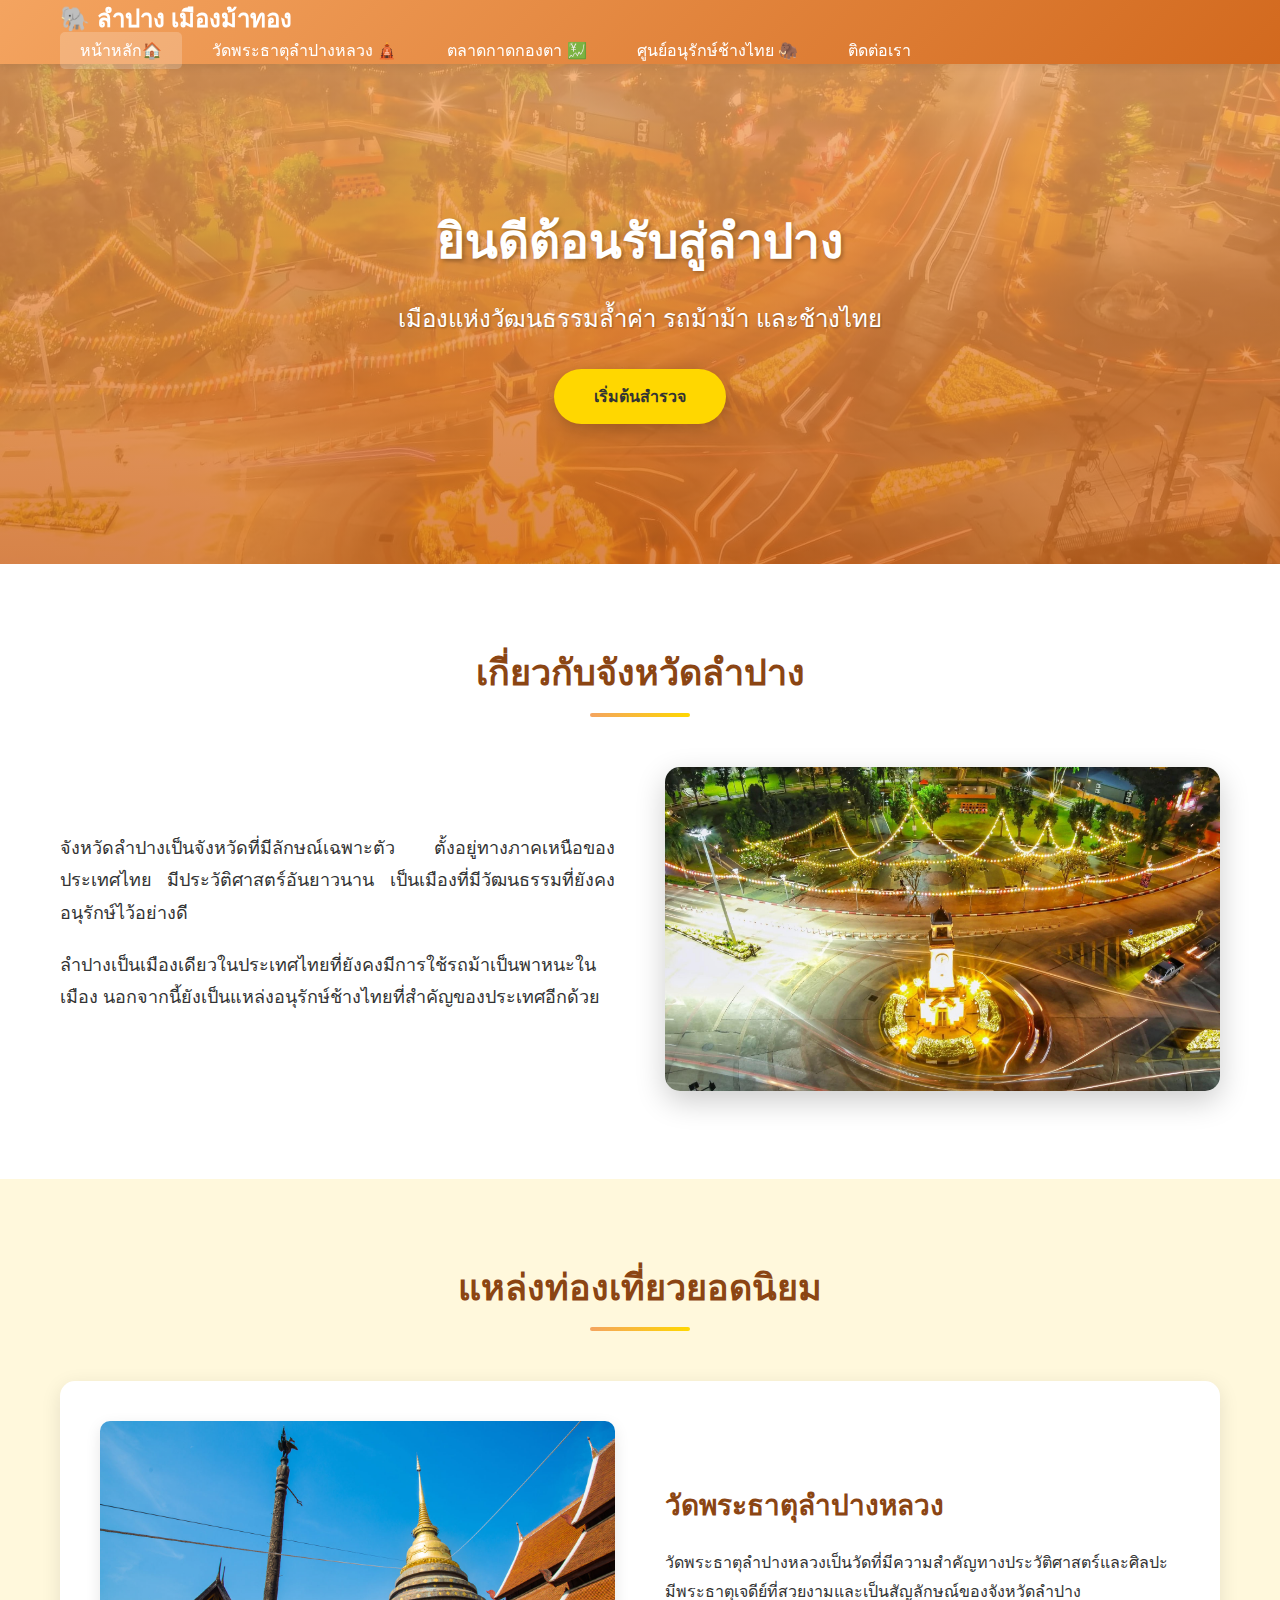
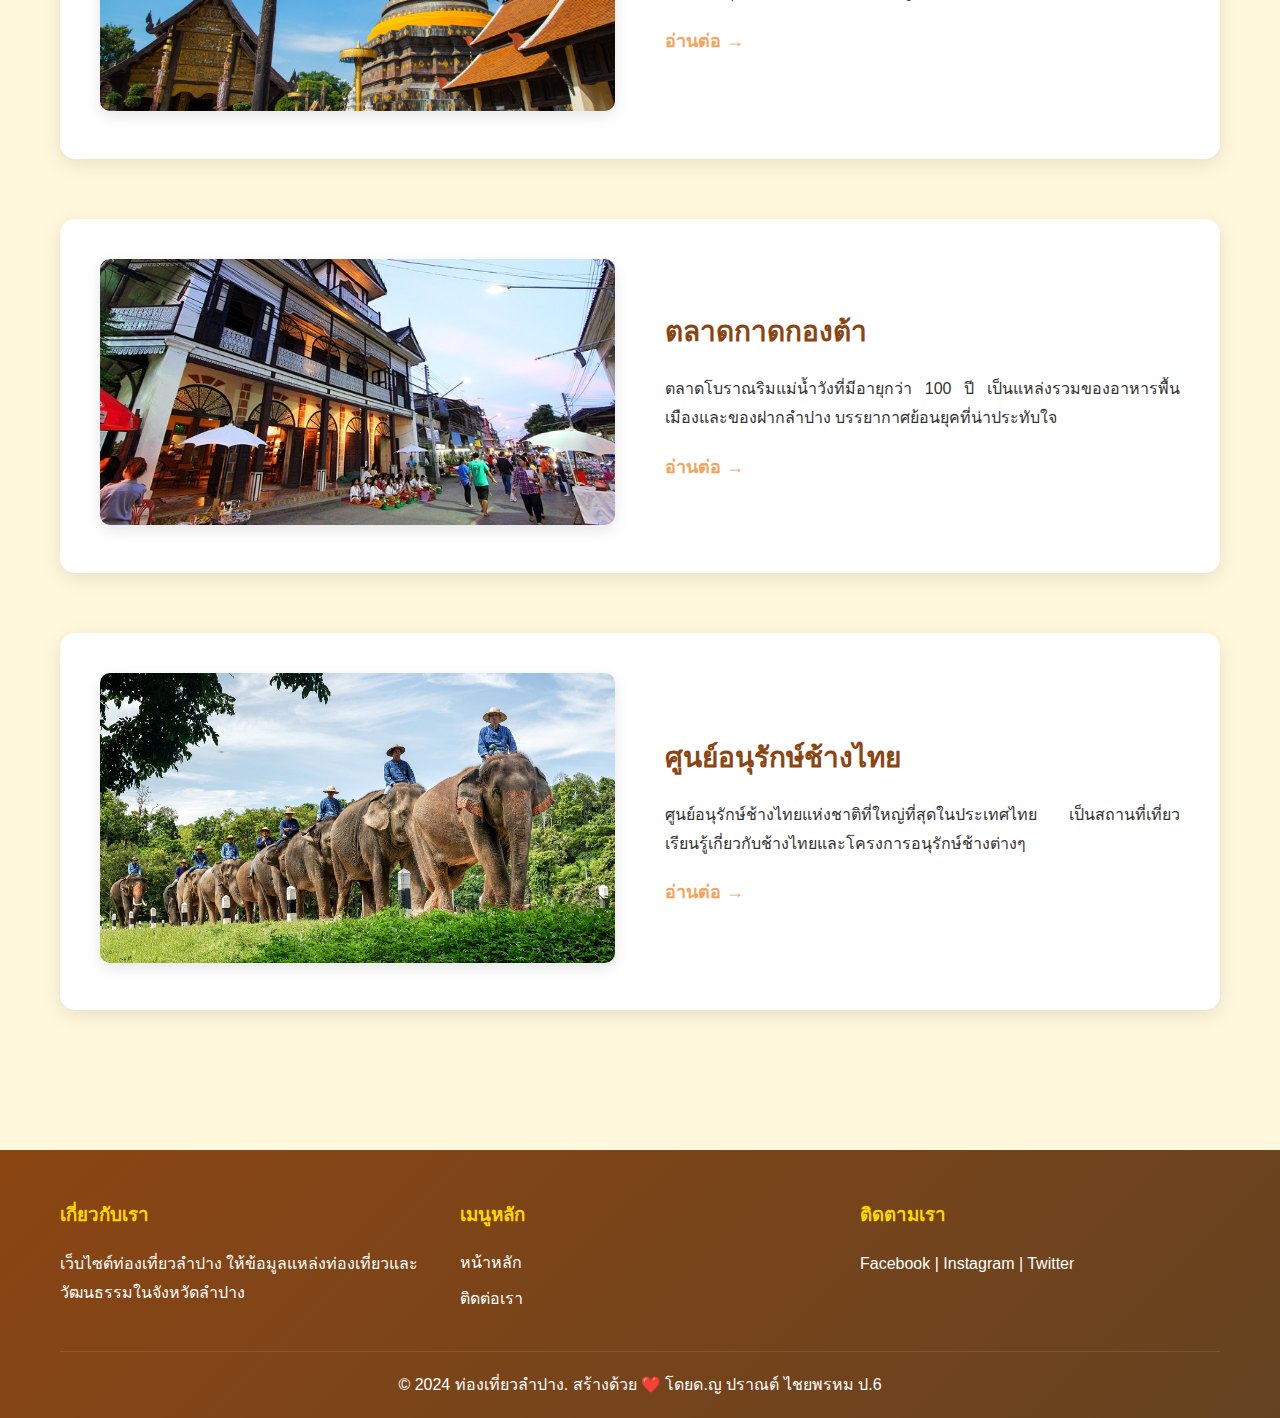
<file: index.html>
<!DOCTYPE html>
<html lang="th">
<head>
    <meta charset="UTF-8">
    <meta name="viewport" content="width=device-width, initial-scale=1.0">
    <title>ท่องเที่ยวจังหวัดลำปาง - เมืองม้าทอง</title>
    <link rel="stylesheet" href="styles.css">
</head>
<body>
    <!-- Header และ Navigation -->
    <header>
        <div class="container">
            <div class="logo">
                <h1>🐘 ลำปาง เมืองม้าทอง</h1>
            </div>
            <nav>
                <ul>
                    <li><a href="index.html" class="active">หน้าหลัก🏠</a></li>
                    <li><a href="wat-phra-that.html">วัดพระธาตุลำปางหลวง 🛕</a></li>
                    <li><a href="kad-kong-ta.html">ตลาดกาดกองตา 💹</a></li>
                    <li><a href="elephant-center.html">ศูนย์อนุรักษ์ช้างไทย 🦣</a></li>
                    <li><a href="contact.html">ติดต่อเรา</a></li>
                </ul>
            </nav>
        </div>
    </header>

    <!-- Hero Section -->
    <section class="hero">
        <div class="hero-content">
            <h2>ยินดีต้อนรับสู่ลำปาง</h2>
            <p>เมืองแห่งวัฒนธรรมล้ำค่า รถม้าม้า และช้างไทย</p>
            <a href="#attractions" class="btn">เริ่มต้นสำรวจ</a>
        </div>
    </section>

    <!-- เกี่ยวกับจังหวัดลำปาง -->
    <section class="about" id="attractions">
        <div class="container">
            <h2 class="section-title">เกี่ยวกับจังหวัดลำปาง</h2>
            <div class="content-wrapper">
                <div class="content-text">
                    <p>จังหวัดลำปางเป็นจังหวัดที่มีลักษณ์เฉพาะตัว ตั้งอยู่ทางภาคเหนือของประเทศไทย มีประวัติศาสตร์อันยาวนาน เป็นเมืองที่มีวัฒนธรรมที่ยังคงอนุรักษ์ไว้อย่างดี</p>
                    <p>ลำปางเป็นเมืองเดียวในประเทศไทยที่ยังคงมีการใช้รถม้าเป็นพาหนะในเมือง นอกจากนี้ยังเป็นแหล่งอนุรักษ์ช้างไทยที่สำคัญของประเทศอีกด้วย</p>
                </div>
                <div class="content-image">
                    <img src="images/lampang1.jpg" alt="ลำปาง">
                </div>
            </div>
        </div>
    </section>

    <!-- แหล่งท่องเที่ยวยอดนิยม -->
    <section class="attractions">
        <div class="container">
            <h2 class="section-title">แหล่งท่องเที่ยวยอดนิยม</h2>

            <!-- สถานที่ 1 -->
            <div class="attraction-item">
                <div class="attraction-image">
                    <img src="images/Watphrathatlampangluang.jpg" alt="วัดพระธาตุลำปางหลวง">
                </div>
                <div class="attraction-content">
                    <h3>วัดพระธาตุลำปางหลวง</h3>
                    <p>วัดพระธาตุลำปางหลวงเป็นวัดที่มีความสำคัญทางประวัติศาสตร์และศิลปะ มีพระธาตุเจดีย์ที่สวยงามและเป็นสัญลักษณ์ของจังหวัดลำปาง</p>
                    <a href="wat-phra-that.html" class="btn-link">อ่านต่อ →</a>
                </div>
            </div>

            <!-- สถานที่ 2 -->
            <div class="attraction-item reverse">
                <div class="attraction-content">
                    <h3>ตลาดกาดกองต้า</h3>
                    <p>ตลาดโบราณริมแม่น้ำวังที่มีอายุกว่า 100 ปี เป็นแหล่งรวมของอาหารพื้นเมืองและของฝากลำปาง บรรยากาศย้อนยุคที่น่าประทับใจ</p>
                    <a href="kad-kong-ta.html" class="btn-link">อ่านต่อ →</a>
                </div>
                <div class="attraction-image">
                    <img src="images/kongtamarket1.jpg" alt="ตลาดกาดกองต้า">
                </div>
            </div>

            <!-- สถานที่ 3 -->
            <div class="attraction-item">
                <div class="attraction-image">
                    <img src="images/changthai1.jpg" alt="ศูนย์อนุรักษ์ช้างไทย">
                </div>
                <div class="attraction-content">
                    <h3>ศูนย์อนุรักษ์ช้างไทย</h3>
                    <p>ศูนย์อนุรักษ์ช้างไทยแห่งชาติที่ใหญ่ที่สุดในประเทศไทย เป็นสถานที่เที่ยวเรียนรู้เกี่ยวกับช้างไทยและโครงการอนุรักษ์ช้างต่างๆ</p>
                    <a href="elephant-center.html" class="btn-link">อ่านต่อ →</a>
                </div>
            </div>
        </div>
    </section>

    <!-- Footer -->
    <footer>
        <div class="container">
            <div class="footer-content">
                <div class="footer-section">
                    <h3>เกี่ยวกับเรา</h3>
                    <p>เว็บไซต์ท่องเที่ยวลำปาง ให้ข้อมูลแหล่งท่องเที่ยวและวัฒนธรรมในจังหวัดลำปาง</p>
                </div>
                <div class="footer-section">
                    <h3>เมนูหลัก</h3>
                    <ul>
                        <li><a href="index.html">หน้าหลัก</a></li>
                        <li><a href="contact.html">ติดต่อเรา</a></li>
                    </ul>
                </div>
                <div class="footer-section">
                    <h3>ติดตามเรา</h3>
                    <p>Facebook | Instagram | Twitter</p>
                </div>
            </div>
            <div class="footer-bottom">
                <p>&copy; 2024 ท่องเที่ยวลำปาง. สร้างด้วย ❤️ โดยด.ญ ปราณต์ ไชยพรหม ป.6</p>
            </div>
        </div>
    </footer>
</body>
</html>
</file>
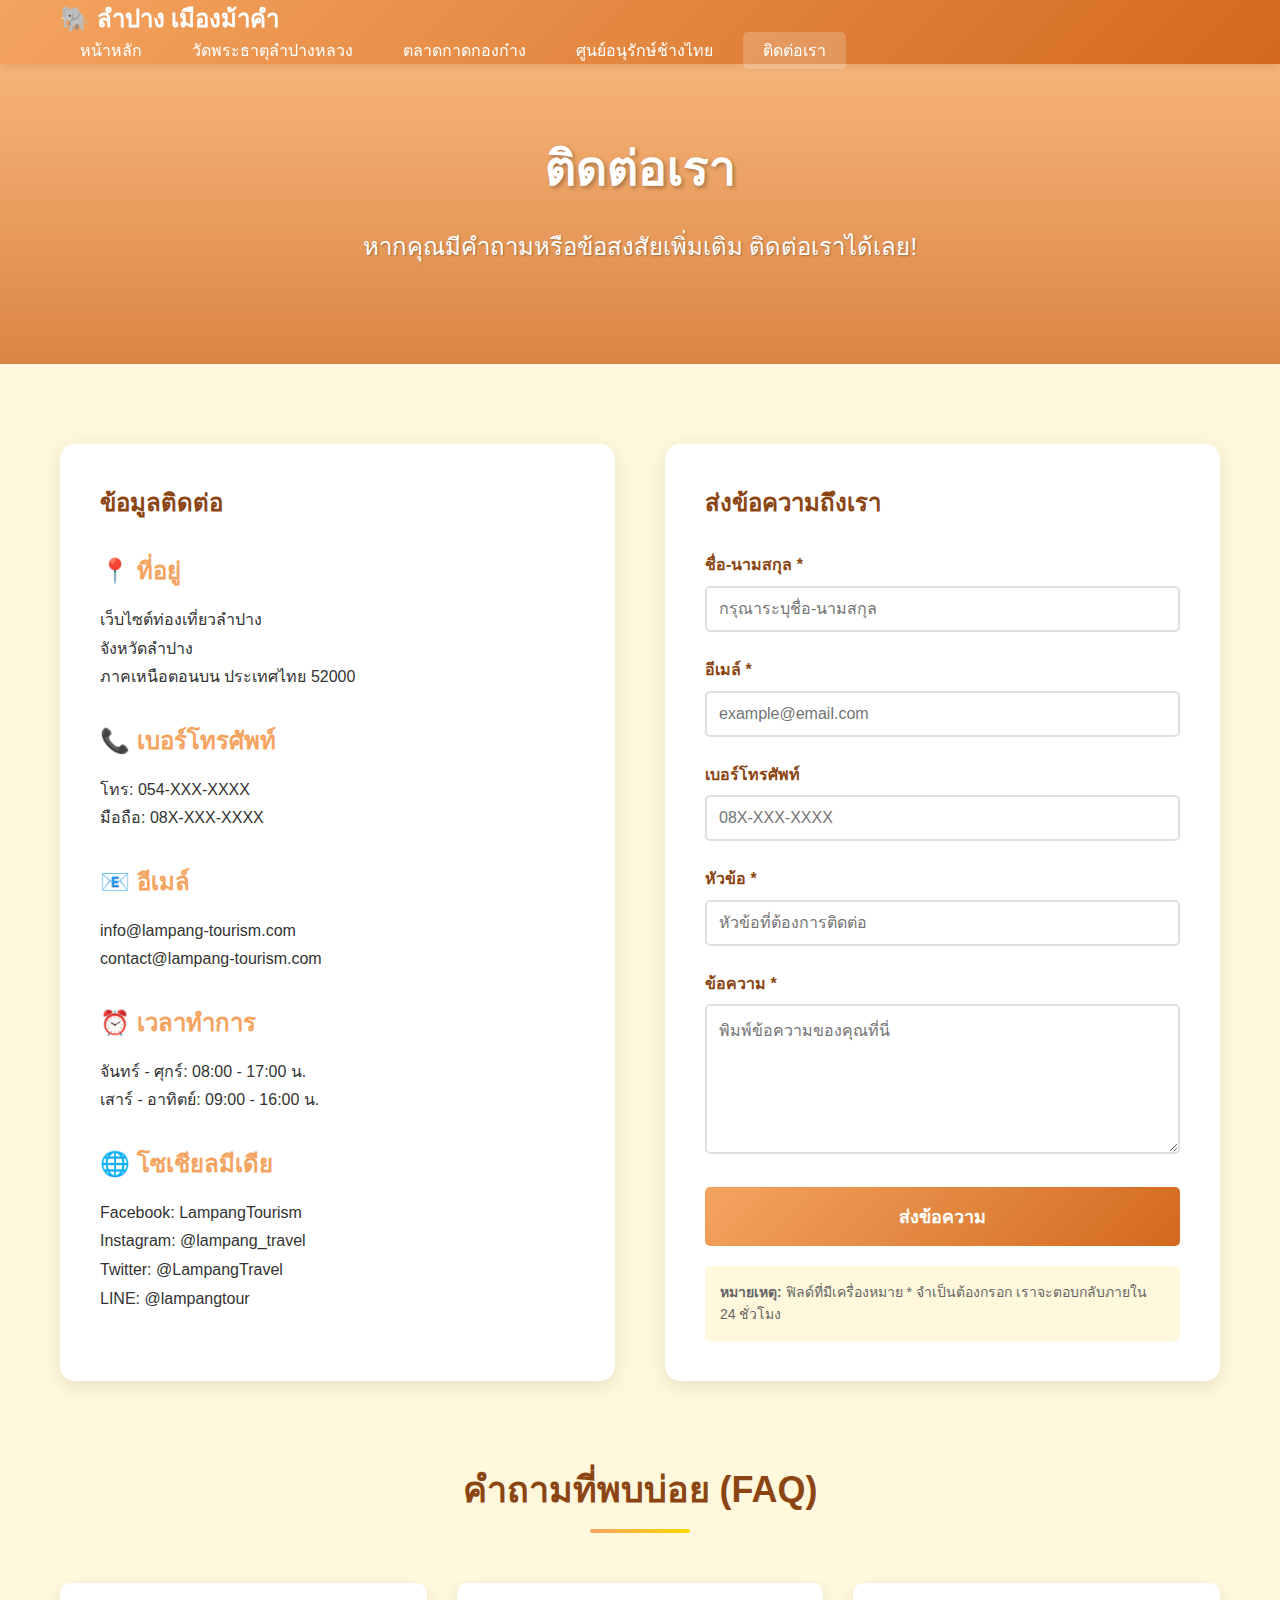
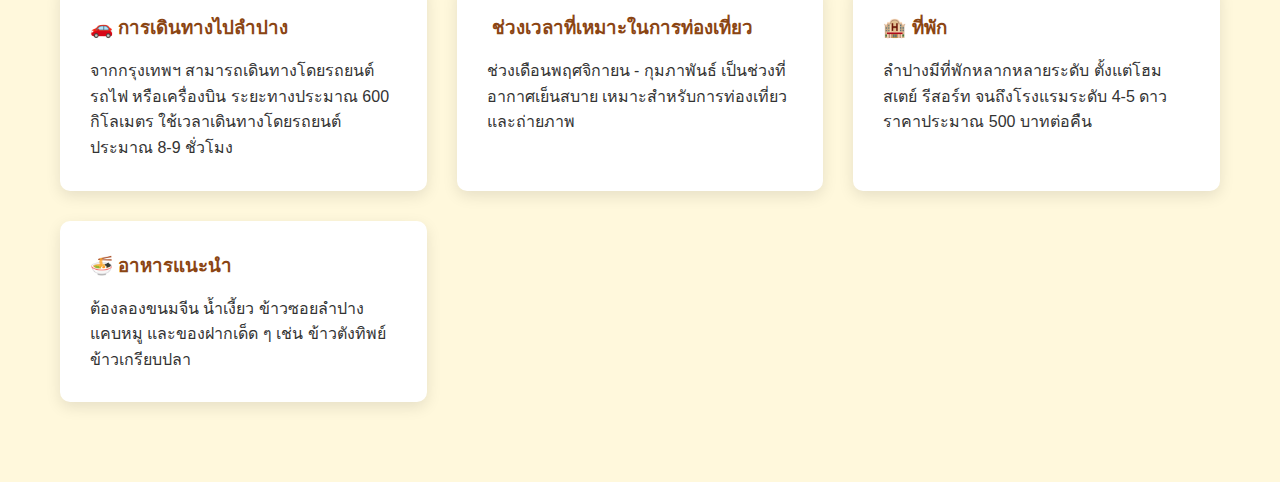
<file: contact.html>
<!DOCTYPE html>
<html lang="th">
<head>
  <meta charset="UTF-8">
  <meta name="viewport" content="width=device-width, initial-scale=1.0">
  <title>ติดต่อเรา - ท่องเที่ยวจังหวัดลำปาง</title>
  <link rel="stylesheet" href="styles.css">
</head>
<body>
  <!-- Header และ Navigation -->
  <header>
    <div class="container">
      <div class="logo">
        <h1>🐘 ลำปาง เมืองม้าคำ</h1>
      </div>
      <nav>
        <ul>
          <li><a href="index.html">หน้าหลัก</a></li>
          <li><a href="wat-phra-that.html">วัดพระธาตุลำปางหลวง</a></li>
          <li><a href="kad-kong-ta.html">ตลาดกาดกองก๋าง</a></li>
          <li><a href="elephant-center.html">ศูนย์อนุรักษ์ช้างไทย</a></li>
          <li><a href="contact.html" class="active">ติดต่อเรา</a></li>
        </ul>
      </nav>
    </div>
  </header>

  <!-- Hero Section -->
  <section class="hero" style="height: 300px; background-image: linear-gradient(rgba(244, 164, 96, 0.8), rgba(210, 105, 30, 0.8)), url('https://images.unsplash.com/photo-1423666639041-f56000c27a9a?w=1600&h=400&fit=crop');">
    <div class="hero-content">
      <h2>ติดต่อเรา</h2>
      <p>หากคุณมีคำถามหรือข้อสงสัยเพิ่มเติม ติดต่อเราได้เลย!</p>
    </div>
  </section>

  <!-- Contact Section -->
  <section class="contact-section">
    <div class="container">
      <div class="contact-container">
        <!-- ข้อมูลติดต่อ -->
        <div class="contact-info">
          <h2 style="color: #8B4513; margin-bottom: 30px;">ข้อมูลติดต่อ</h2>
          
          <div style="margin-bottom: 30px;">
            <h3 style="color: #F4A460; margin-bottom: 15px;">📍 ที่อยู่</h3>
            <p>เว็บไซต์ท่องเที่ยวลำปาง<br>จังหวัดลำปาง<br>ภาคเหนือตอนบน ประเทศไทย 52000</p>
          </div>

          <div style="margin-bottom: 30px;">
            <h3 style="color: #F4A460; margin-bottom: 15px;">📞 เบอร์โทรศัพท์</h3>
            <p>โทร: 054-XXX-XXXX<br>มือถือ: 08X-XXX-XXXX</p>
          </div>

          <div style="margin-bottom: 30px;">
            <h3 style="color: #F4A460; margin-bottom: 15px;">📧 อีเมล์</h3>
            <p>info@lampang-tourism.com<br>contact@lampang-tourism.com</p>
          </div>

          <div style="margin-bottom: 30px;">
            <h3 style="color: #F4A460; margin-bottom: 15px;">⏰ เวลาทำการ</h3>
            <p>จันทร์ - ศุกร์: 08:00 - 17:00 น.<br>เสาร์ - อาทิตย์: 09:00 - 16:00 น.</p>
          </div>

          <div>
            <h3 style="color: #F4A460; margin-bottom: 15px;">🌐 โซเชียลมีเดีย</h3>
            <p>Facebook: LampangTourism<br>Instagram: @lampang_travel<br>Twitter: @LampangTravel<br>LINE: @lampangtour</p>
          </div>
        </div>

        <!-- ฟอร์มติดต่อ -->
        <div class="contact-form">
          <h2 style="color: #8B4513; margin-bottom: 30px;">ส่งข้อความถึงเรา</h2>
          <form>
            <div class="form-group">
              <label for="name">ชื่อ-นามสกุล *</label>
              <input type="text" id="name" name="name" required placeholder="กรุณาระบุชื่อ-นามสกุล">
            </div>

            <div class="form-group">
              <label for="email">อีเมล์ *</label>
              <input type="email" id="email" name="email" required placeholder="example@email.com">
            </div>

            <div class="form-group">
              <label for="phone">เบอร์โทรศัพท์</label>
              <input type="tel" id="phone" name="phone" placeholder="08X-XXX-XXXX">
            </div>

            <div class="form-group">
              <label for="subject">หัวข้อ *</label>
              <input type="text" id="subject" name="subject" required placeholder="หัวข้อที่ต้องการติดต่อ">
            </div>

            <div class="form-group">
              <label for="message">ข้อความ *</label>
              <textarea id="message" name="message" required placeholder="พิมพ์ข้อความของคุณที่นี่"></textarea>
            </div>

            <button type="submit" class="submit-btn">ส่งข้อความ</button>
          </form>

          <div style="margin-top: 20px; padding: 15px; background-color: #FFF8DC; border-radius: 5px;">
            <p style="font-size: 14px; color: #666; margin: 0;">
              <strong>หมายเหตุ:</strong> ฟิลด์ที่มีเครื่องหมาย * จำเป็นต้องกรอก เราจะตอบกลับภายใน 24 ชั่วโมง
            </p>
          </div>
        </div>
      </div>

      <!-- คำถามที่พบบ่อย (FAQ) -->
      <div style="margin-top: 80px;">
        <h2 class="section-title">คำถามที่พบบ่อย (FAQ)</h2>
        <div style="display: grid; grid-template-columns: repeat(auto-fit, minmax(300px, 1fr)); gap: 30px;">
          <div style="background-color: white; padding: 30px; border-radius: 10px; box-shadow: 0 5px 15px rgba(0,0,0,0.1);">
            <h3 style="color: #8B4513; margin-bottom: 15px;">🚗 การเดินทางไปลำปาง</h3>
            <p>จากกรุงเทพฯ สามารถเดินทางโดยรถยนต์ รถไฟ หรือเครื่องบิน ระยะทางประมาณ 600 กิโลเมตร ใช้เวลาเดินทางโดยรถยนต์ประมาณ 8-9 ชั่วโมง</p>
          </div>

          <div style="background-color: white; padding: 30px; border-radius: 10px; box-shadow: 0 5px 15px rgba(0,0,0,0.1);">
            <h3 style="color: #8B4513; margin-bottom: 15px;">️ ช่วงเวลาที่เหมาะในการท่องเที่ยว</h3>
            <p>ช่วงเดือนพฤศจิกายน - กุมภาพันธ์ เป็นช่วงที่อากาศเย็นสบาย เหมาะสำหรับการท่องเที่ยวและถ่ายภาพ</p>
          </div>

          <div style="background-color: white; padding: 30px; border-radius: 10px; box-shadow: 0 5px 15px rgba(0,0,0,0.1);">
            <h3 style="color: #8B4513; margin-bottom: 15px;">🏨 ที่พัก</h3>
            <p>ลำปางมีที่พักหลากหลายระดับ ตั้งแต่โฮมสเตย์ รีสอร์ท จนถึงโรงแรมระดับ 4-5 ดาว ราคาประมาณ 500 บาทต่อคืน</p>
          </div>

          <div style="background-color: white; padding: 30px; border-radius: 10px; box-shadow: 0 5px 15px rgba(0,0,0,0.1);">
            <h3 style="color: #8B4513; margin-bottom: 15px;">🍜 อาหารแนะนำ</h3>
            <p>ต้องลองขนมจีน น้ำเงี้ยว ข้าวซอยลำปาง แคบหมู และของฝากเด็ด ๆ เช่น ข้าวตังทิพย์ ข้าวเกรียบปลา</p>
          </div>

          <div style="background-color: white; padding: 30px; border-radius: 10px; box
</file>
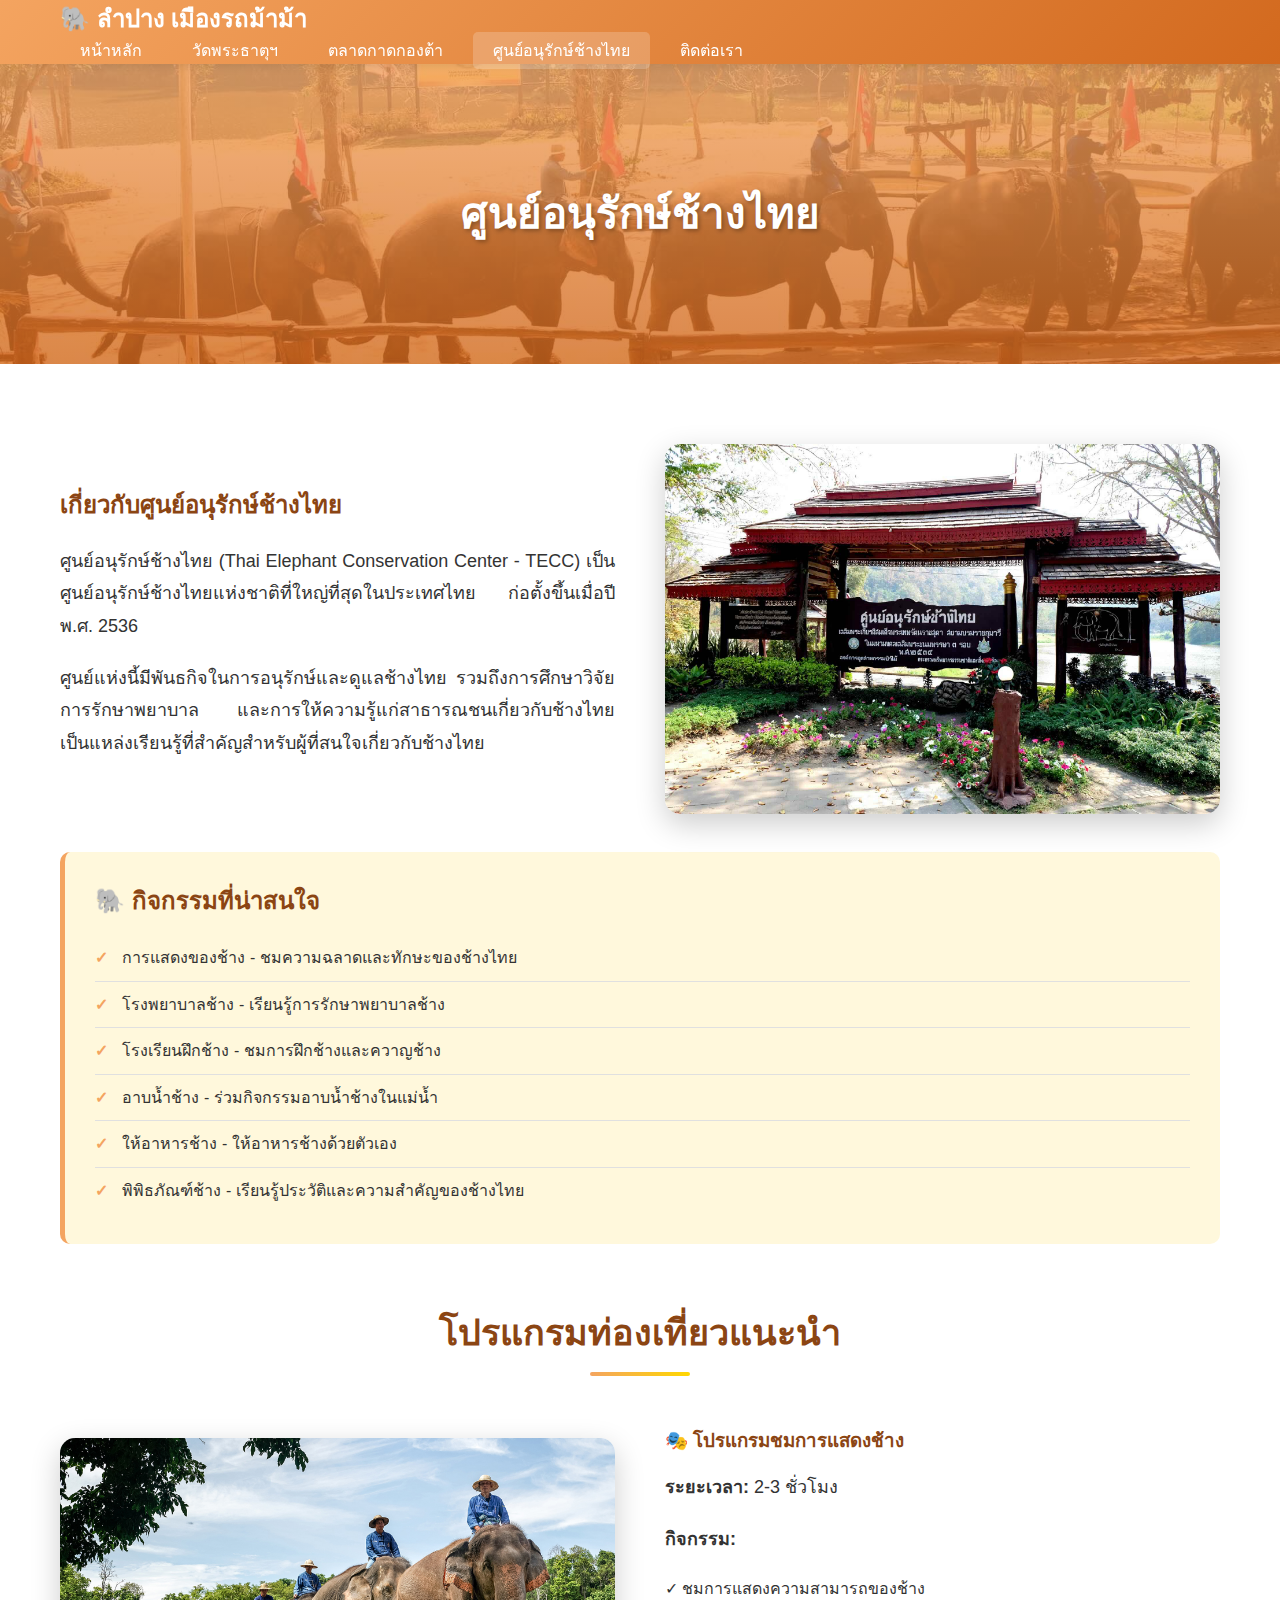
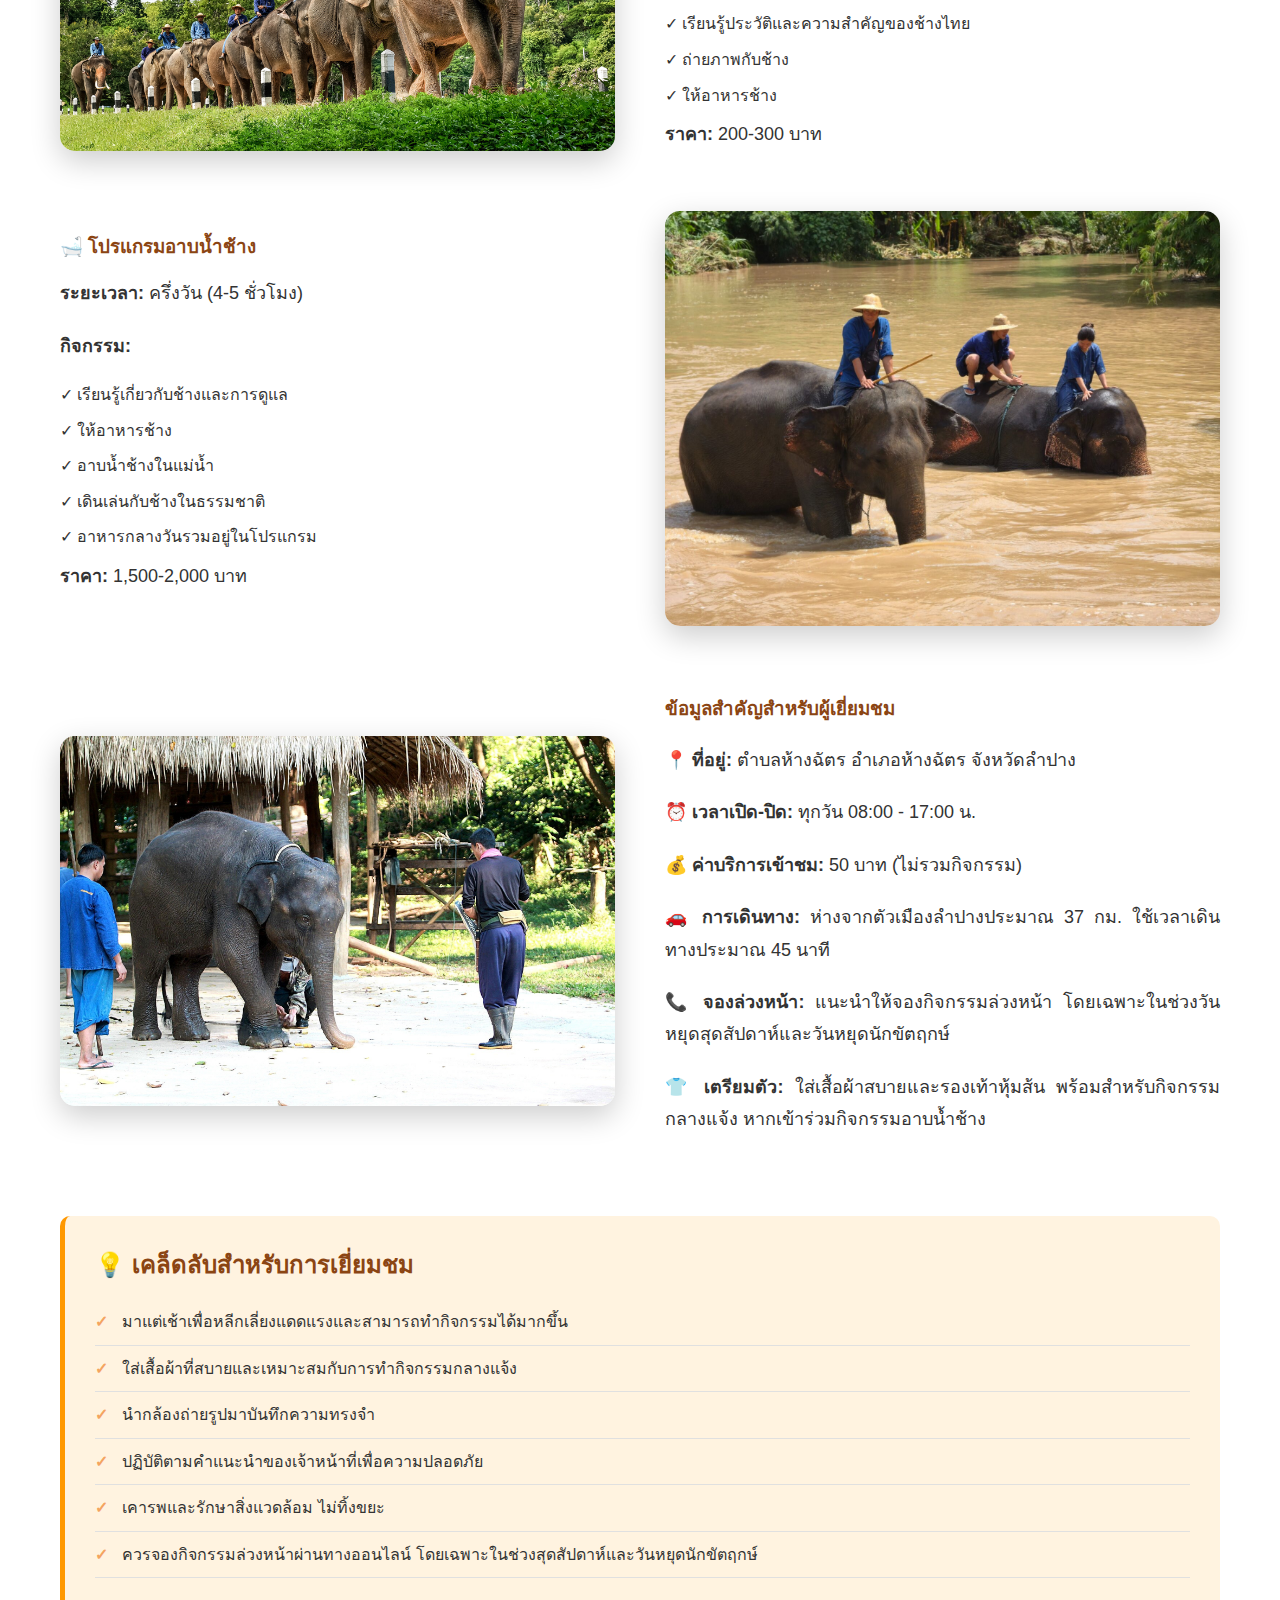
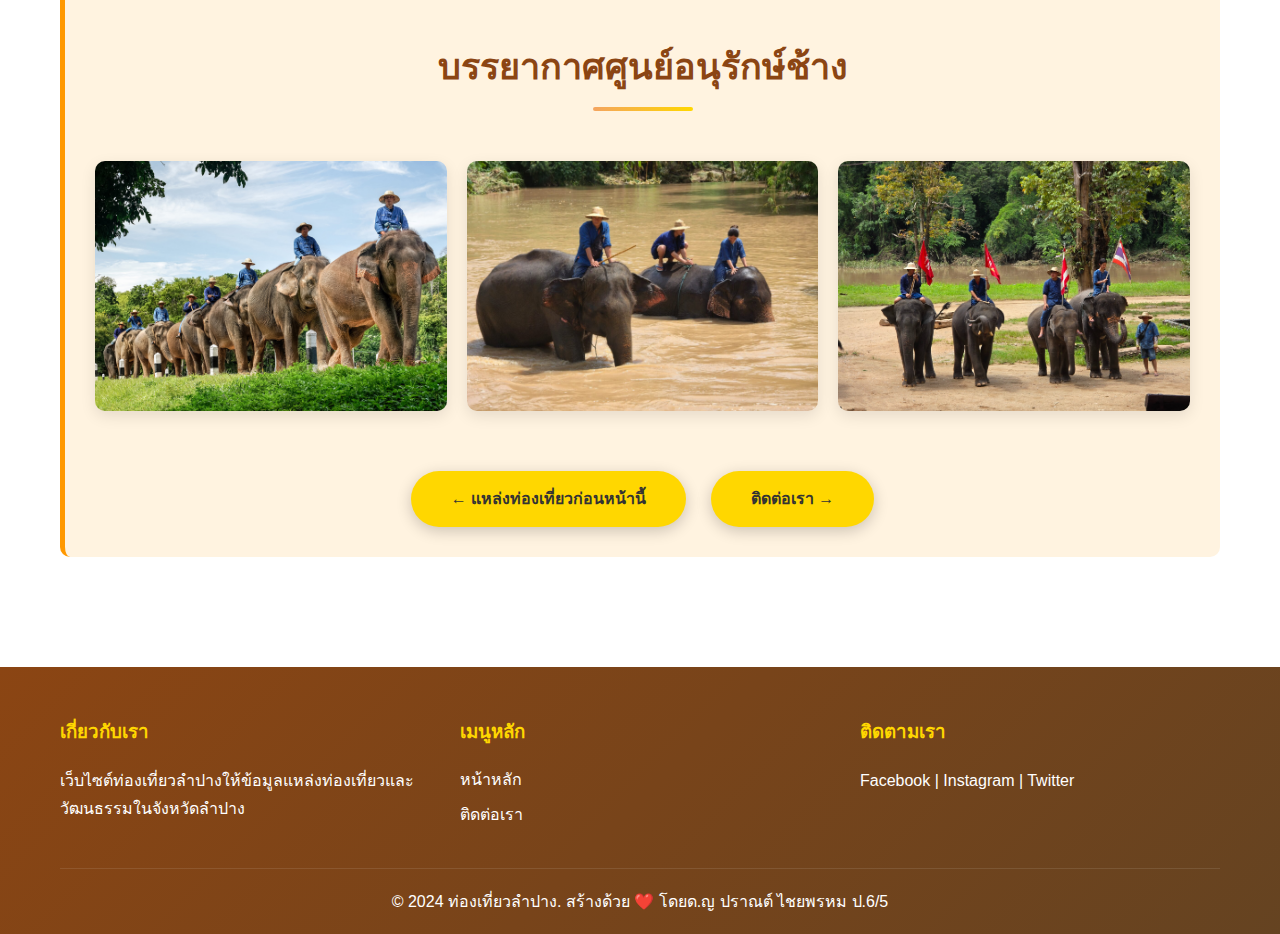
<file: elephant-center.html>
<!DOCTYPE html>
<html lang="th">
<head>
    <meta charset="UTF-8">
    <meta name="viewport" content="width=device-width, initial-scale=1.0">
    <title>ศูนย์อนุรักษ์ช้างไทย - ท่องเที่ยวจังหวัดลำปาง</title>
    <link rel="stylesheet" href="styles.css">
</head>
<body>
    <!-- Header และ Navigation -->
    <header>
        <div class="container">
            <div class="logo">
                <h1>🐘 ลำปาง เมืองรถม้าม้า</h1>
            </div>
            <nav>
                <ul>
                    <li><a href="index.html">หน้าหลัก</a></li>
                    <li><a href="wat-phra-that.html">วัดพระธาตุฯ</a></li>
                    <li><a href="kad-kong-ta.html">ตลาดกาดกองต้า</a></li>
                    <li><a href="elephant-center.html" class="active">ศูนย์อนุรักษ์ช้างไทย</a></li>
                    <li><a href="contact.html">ติดต่อเรา</a></li>
                </ul>
            </nav>
        </div>
    </header>

    <!-- Detail Hero Section -->
    <section class="detail-hero" style="background-image: linear-gradient(rgba(244, 164, 96, 0.8), rgba(210, 105, 30, 0.8)), url('images/changthai0.jpeg');">
        <h2>ศูนย์อนุรักษ์ช้างไทย</h2>
    </section>

    <!-- Detail Content -->
    <section class="detail-content">
        <div class="container">
            <!-- เนื้อหาหลัก -->
            <div class="content-wrapper">
                <div class="content-text">
                    <h2 style="color: #8B4513; margin-bottom: 20px;">เกี่ยวกับศูนย์อนุรักษ์ช้างไทย</h2>
                    <p>ศูนย์อนุรักษ์ช้างไทย (Thai Elephant Conservation Center - TECC) เป็นศูนย์อนุรักษ์ช้างไทยแห่งชาติที่ใหญ่ที่สุดในประเทศไทย ก่อตั้งขึ้นเมื่อปี พ.ศ. 2536</p>

                    <p>ศูนย์แห่งนี้มีพันธกิจในการอนุรักษ์และดูแลช้างไทย รวมถึงการศึกษาวิจัย การรักษาพยาบาล และการให้ความรู้แก่สาธารณชนเกี่ยวกับช้างไทย เป็นแหล่งเรียนรู้ที่สำคัญสำหรับผู้ที่สนใจเกี่ยวกับช้างไทย</p>
                </div>
                <div class="content-image">
                    <img src="images/changthai01.jpeg" alt="ศูนย์อนุรักษ์ช้างไทย">
                </div>
            </div>

            <!-- ไฮไลท์ของสถานที่ -->
            <div class="info-box">
                <h3>🐘 กิจกรรมที่น่าสนใจ</h3>
                <ul>
                    <li>การแสดงของช้าง - ชมความฉลาดและทักษะของช้างไทย</li>
                    <li>โรงพยาบาลช้าง - เรียนรู้การรักษาพยาบาลช้าง</li>
                    <li>โรงเรียนฝึกช้าง - ชมการฝึกช้างและควาญช้าง</li>
                    <li>อาบน้ำช้าง - ร่วมกิจกรรมอาบน้ำช้างในแม่น้ำ</li>
                    <li>ให้อาหารช้าง - ให้อาหารช้างด้วยตัวเอง</li>
                    <li>พิพิธภัณฑ์ช้าง - เรียนรู้ประวัติและความสำคัญของช้างไทย</li>
                </ul>
            </div>

            <!-- กิจกรรมแนะนำ -->
            <div style="margin-top: 60px;">
                <h2 class="section-title">โปรแกรมท่องเที่ยวแนะนำ</h2>

                <div class="content-wrapper" style="margin-bottom: 40px;">
                    <div class="content-image">
                        <img src="images/changthai1.jpg" alt="การแสดงช้าง">
                    </div>
                    <div class="content-text">
                        <h3 style="color: #8B4513; margin-bottom: 15px;">🎭 โปรแกรมชมการแสดงช้าง</h3>
                        <p><strong>ระยะเวลา:</strong> 2-3 ชั่วโมง</p>
                        <p><strong>กิจกรรม:</strong></p>
                        <ul style="list-style: none; padding-left: 0;">
                            <li style="margin-bottom: 10px;">✓ ชมการแสดงความสามารถของช้าง</li>
                            <li style="margin-bottom: 10px;">✓ เรียนรู้ประวัติและความสำคัญของช้างไทย</li>
                            <li style="margin-bottom: 10px;">✓ ถ่ายภาพกับช้าง</li>
                            <li style="margin-bottom: 10px;">✓ ให้อาหารช้าง</li>
                        </ul>
                        <p><strong>ราคา:</strong> 200-300 บาท</p>
                    </div>
                </div>

                <div class="content-wrapper">
                    <div class="content-text">
                        <h3 style="color: #8B4513; margin-bottom: 15px;">🛁 โปรแกรมอาบน้ำช้าง</h3>
                        <p><strong>ระยะเวลา:</strong> ครึ่งวัน (4-5 ชั่วโมง)</p>
                        <p><strong>กิจกรรม:</strong></p>
                        <ul style="list-style: none; padding-left: 0;">
                            <li style="margin-bottom: 10px;">✓ เรียนรู้เกี่ยวกับช้างและการดูแล</li>
                            <li style="margin-bottom: 10px;">✓ ให้อาหารช้าง</li>
                            <li style="margin-bottom: 10px;">✓ อาบน้ำช้างในแม่น้ำ</li>
                            <li style="margin-bottom: 10px;">✓ เดินเล่นกับช้างในธรรมชาติ</li>
                            <li style="margin-bottom: 10px;">✓ อาหารกลางวันรวมอยู่ในโปรแกรม</li>
                        </ul>
                        <p><strong>ราคา:</strong> 1,500-2,000 บาท</p>
                    </div>
                    <div class="content-image">
                        <img src="images/changthai2.jpg" alt="อาบน้ำช้าง">
                    </div>
                </div>
            </div>

            <!-- ข้อมูลสำคัญสำหรับผู้เยี่ยมชม -->
            <div class="content-wrapper" style="margin-top: 60px;">
                <div class="content-image">
                    <img src="images/changthai6.jpg" alt="ช้างน้อย">
                </div>
                <div class="content-text">
                    <h3 style="color: #8B4513; margin-bottom: 20px;">ข้อมูลสำคัญสำหรับผู้เยี่ยมชม</h3>
                    <p><strong>📍 ที่อยู่:</strong> ตำบลห้างฉัตร อำเภอห้างฉัตร จังหวัดลำปาง</p>
                    <p><strong>⏰ เวลาเปิด-ปิด:</strong> ทุกวัน 08:00 - 17:00 น.</p>
                    <p><strong>💰 ค่าบริการเข้าชม:</strong> 50 บาท (ไม่รวมกิจกรรม)</p>
                    <p><strong>🚗 การเดินทาง:</strong> ห่างจากตัวเมืองลำปางประมาณ 37 กม. ใช้เวลาเดินทางประมาณ 45 นาที</p>
                    <p><strong>📞 จองล่วงหน้า:</strong> แนะนำให้จองกิจกรรมล่วงหน้า โดยเฉพาะในช่วงวันหยุดสุดสัปดาห์และวันหยุดนักขัตฤกษ์</p>
                    <p><strong>👕 เตรียมตัว:</strong> ใส่เสื้อผ้าสบายและรองเท้าหุ้มส้น พร้อมสำหรับกิจกรรมกลางแจ้ง หากเข้าร่วมกิจกรรมอาบน้ำช้าง</p>
                </div>
            </div>

            <!-- เคล็ดลับการเยี่ยมชม -->
            <div class="info-box" style="margin-top: 60px; background-color: #FFF3E0; border-left-color: #FF9800;">
                <h3>💡 เคล็ดลับสำหรับการเยี่ยมชม</h3>
                <ul>
                    <li>มาแต่เช้าเพื่อหลีกเลี่ยงแดดแรงและสามารถทำกิจกรรมได้มากขึ้น</li>
                    <li>ใส่เสื้อผ้าที่สบายและเหมาะสมกับการทำกิจกรรมกลางแจ้ง</li>
                    <li>นำกล้องถ่ายรูปมาบันทึกความทรงจำ</li>
                    <li>ปฏิบัติตามคำแนะนำของเจ้าหน้าที่เพื่อความปลอดภัย</li>
                    <li>เคารพและรักษาสิ่งแวดล้อม ไม่ทิ้งขยะ</li>
                    <li>ควรจองกิจกรรมล่วงหน้าผ่านทางออนไลน์ โดยเฉพาะในช่วงสุดสัปดาห์และวันหยุดนักขัตฤกษ์</li>
<!-- แกลเลอรี่รูปภาพ -->
<div style="margin-top: 60px;">
    <h2 class="section-title">บรรยากาศศูนย์อนุรักษ์ช้าง</h2>
    <div class="gallery">
        <img src="images/changthai1.jpg" alt="ช้าง 1">
        <img src="images/changthai2.jpg" alt="ช้าง 2">
        <img src="images/changthai3.jpg" alt="ช้าง 3">
    </div>
</div>

<!-- ปุ่มนำทาง -->
<div style="margin-top: 60px; text-align: center;">
    <a href="kad-kong-ta.html" class="btn" style="margin-right: 20px;">← แหล่งท่องเที่ยวก่อนหน้านี้</a>
    <a href="contact.html" class="btn">ติดต่อเรา →</a>
</div>
</div>
</section>

<!-- Footer -->
<footer>
    <div class="container">
        <div class="footer-content">
            <div class="footer-section">
                <h3>เกี่ยวกับเรา</h3>
                <p>เว็บไซต์ท่องเที่ยวลำปางให้ข้อมูลแหล่งท่องเที่ยวและวัฒนธรรมในจังหวัดลำปาง</p>
            </div>
            <div class="footer-section">
                <h3>เมนูหลัก</h3>
                <ul>
                    <li><a href="index.html">หน้าหลัก</a></li>
                    <li><a href="contact.html">ติดต่อเรา</a></li>
                </ul>
            </div>
            <div class="footer-section">
                <h3>ติดตามเรา</h3>
                <p>Facebook | Instagram | Twitter</p>
            </div>
        </div>
        <div class="footer-bottom">
            <p>&copy; 2024 ท่องเที่ยวลำปาง. สร้างด้วย ❤️ โดยด.ญ ปราณต์ ไชยพรหม ป.6/5</p>
        </div>
    </div>
</footer>
</body>
</html>
</file>
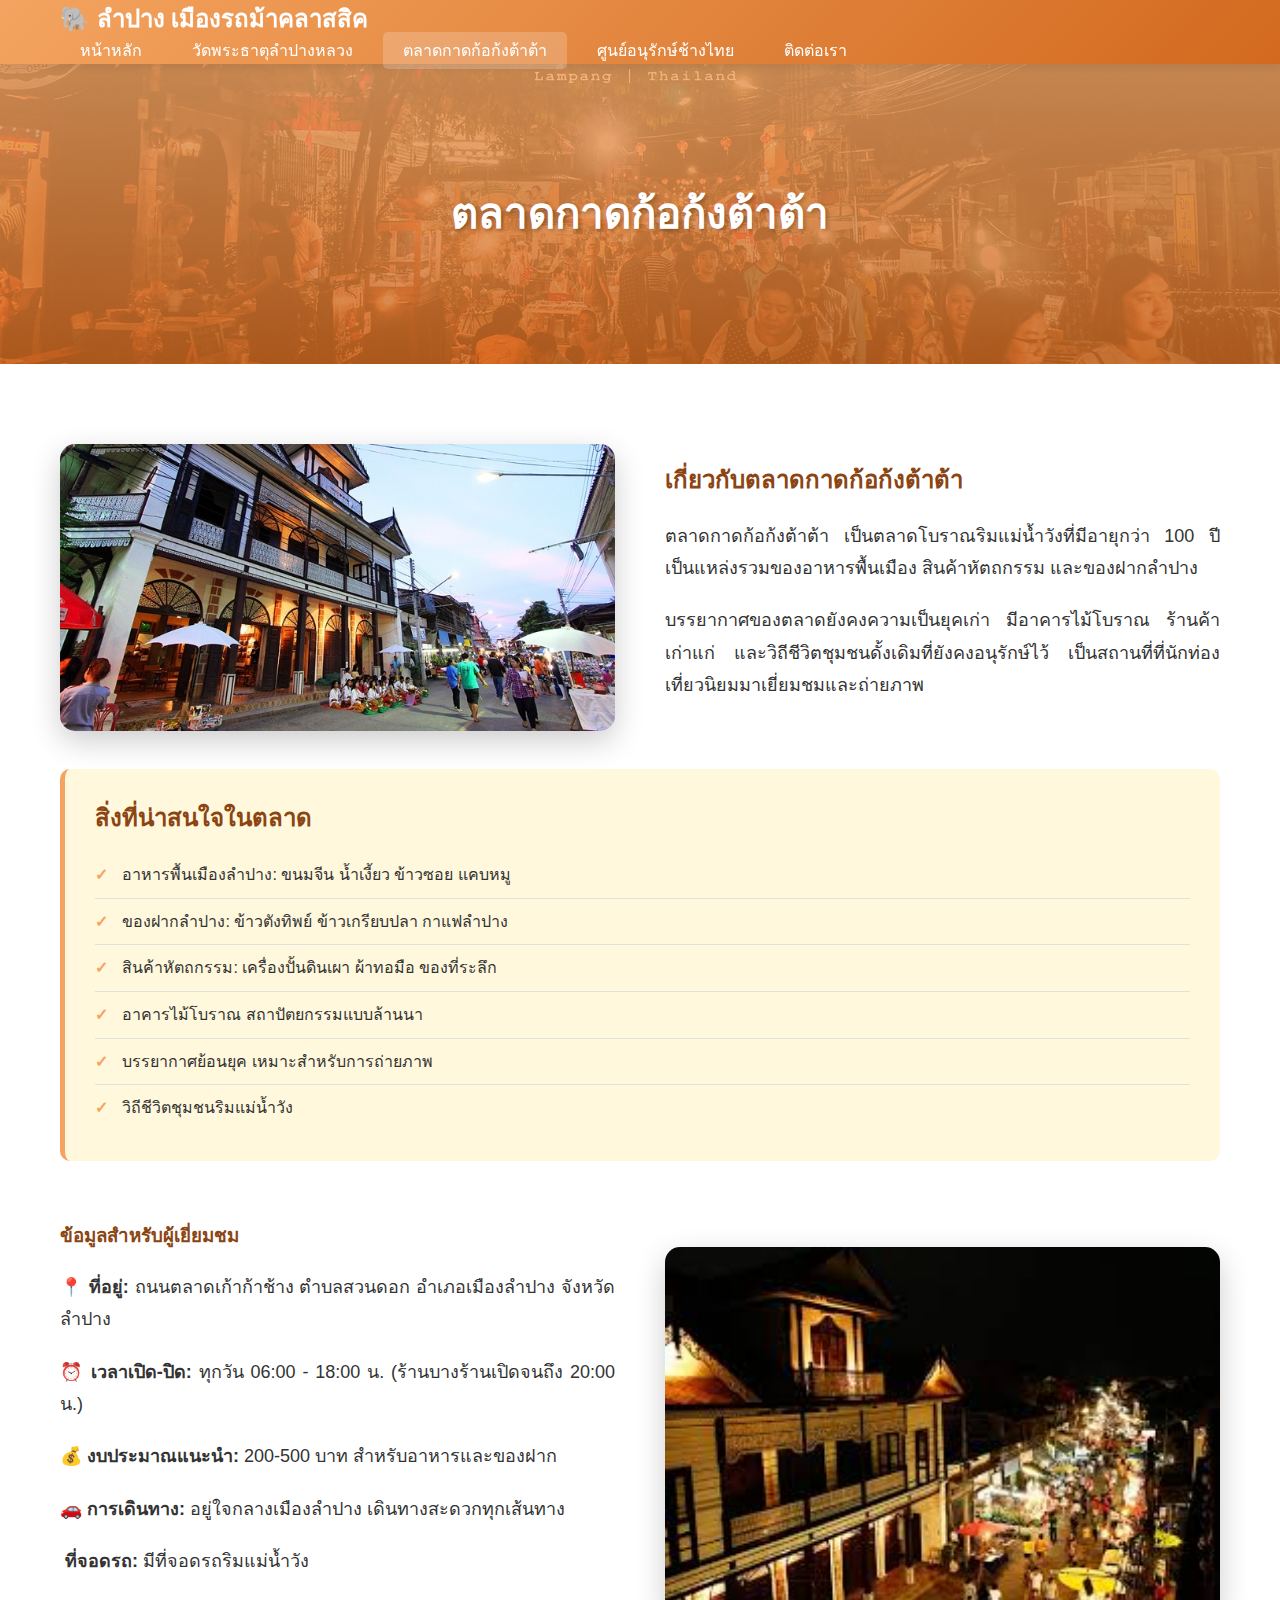
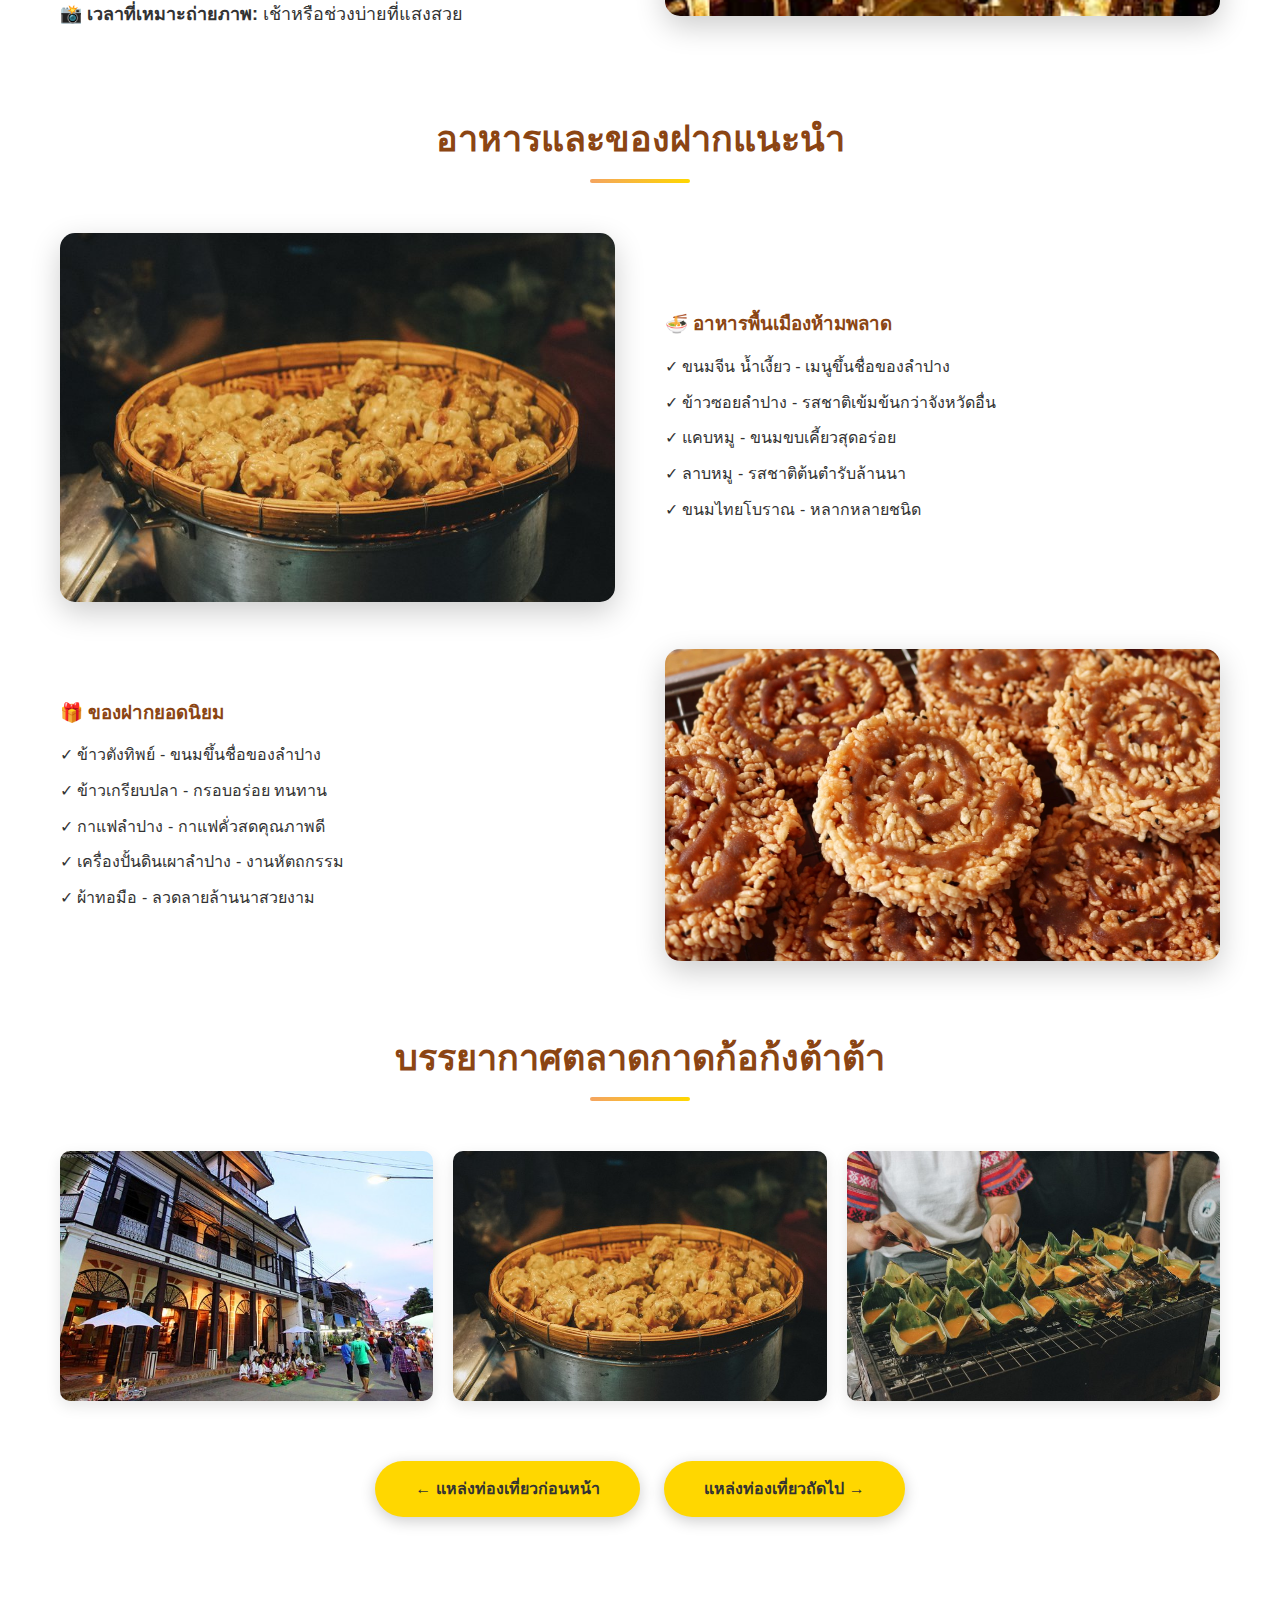
<file: kad-kong-ta.html>
<!DOCTYPE html>
<html lang="th">
<head>
    <meta charset="UTF-8">
    <meta name="viewport" content="width=device-width, initial-scale=1.0">
    <title>ตลาดกาดก้อก้งต้าต้า - ท่องเที่ยวลำปาง</title>
    <link rel="stylesheet" href="styles.css">
</head>
<body>
    <!-- Header และ Navigation -->
    <header>
        <div class="container">
            <div class="logo">
                <h1>🐘 ลำปาง เมืองรถม้าคลาสสิค</h1>
            </div>
            <nav>
                <ul>
                    <li><a href="index.html">หน้าหลัก</a></li>
                    <li><a href="wat-phra-that.html">วัดพระธาตุลำปางหลวง</a></li>
                    <li><a href="kad-kong-ta.html" class="active">ตลาดกาดก้อก้งต้าต้า</a></li>
                    <li><a href="elephant-center.html">ศูนย์อนุรักษ์ช้างไทย</a></li>
                    <li><a href="contact.html">ติดต่อเรา</a></li>
                </ul>
            </nav>
        </div>
    </header>

    <!-- Detail Hero Section -->
    <section class="detail-hero" style="background-image: linear-gradient(rgba(244, 164, 96, 0.8), rgba(210, 105, 30, 0.8)), url('images/coverkongtamarket.jpg');">
        <h2>ตลาดกาดก้อก้งต้าต้า</h2>
    </section>

    <!-- Detail Content -->
    <section class="detail-content">
        <div class="container">
            <!-- เนื้อหาหลักแบบสลับข้าง -->
            <div class="content-wrapper">
                <div class="content-image">
                    <img src="images/kongtamarket1.jpg" alt="ตลาดกาดก้อก้งต้าต้า">
                </div>
                <div class="content-text">
                    <h2 style="color: #8B4513; margin-bottom: 20px;">เกี่ยวกับตลาดกาดก้อก้งต้าต้า</h2>
                    <p>ตลาดกาดก้อก้งต้าต้า เป็นตลาดโบราณริมแม่น้ำวังที่มีอายุกว่า 100 ปี เป็นแหล่งรวมของอาหารพื้นเมือง สินค้าหัตถกรรม และของฝากลำปาง</p>
                    <p>บรรยากาศของตลาดยังคงความเป็นยุคเก่า มีอาคารไม้โบราณ ร้านค้าเก่าแก่ และวิถีชีวิตชุมชนดั้งเดิมที่ยังคงอนุรักษ์ไว้ เป็นสถานที่ที่นักท่องเที่ยวนิยมมาเยี่ยมชมและถ่ายภาพ</p>
                </div>
            </div>

            <!-- ไฮไลท์ของสถานที่ -->
            <div class="info-box">
                <h3>สิ่งที่น่าสนใจในตลาด</h3>
                <ul>
                    <li>อาหารพื้นเมืองลำปาง: ขนมจีน น้ำเงี้ยว ข้าวซอย แคบหมู</li>
                    <li>ของฝากลำปาง: ข้าวตังทิพย์ ข้าวเกรียบปลา กาแฟลำปาง</li>
                    <li>สินค้าหัตถกรรม: เครื่องปั้นดินเผา ผ้าทอมือ ของที่ระลึก</li>
                    <li>อาคารไม้โบราณ สถาปัตยกรรมแบบล้านนา</li>
                    <li>บรรยากาศย้อนยุค เหมาะสำหรับการถ่ายภาพ</li>
                    <li>วิถีชีวิตชุมชนริมแม่น้ำวัง</li>
                </ul>
            </div>

            <!-- ข้อมูลสำหรับผู้เยี่ยมชม -->
            <div class="content-wrapper" style="margin-top: 60px;">
                <div class="content-text">
                    <h3 style="color: #8B4513; margin-bottom: 20px;">ข้อมูลสำหรับผู้เยี่ยมชม</h3>
                    <p><strong>📍 ที่อยู่:</strong> ถนนตลาดเก้าก้าช้าง ตำบลสวนดอก อำเภอเมืองลำปาง จังหวัดลำปาง</p>
                    <p><strong>⏰ เวลาเปิด-ปิด:</strong> ทุกวัน 06:00 - 18:00 น. (ร้านบางร้านเปิดจนถึง 20:00 น.)</p>
                    <p><strong>💰 งบประมาณแนะนำ:</strong> 200-500 บาท สำหรับอาหารและของฝาก</p>
                    <p><strong>🚗 การเดินทาง:</strong> อยู่ใจกลางเมืองลำปาง เดินทางสะดวกทุกเส้นทาง</p>
                    <p><strong>️ ที่จอดรถ:</strong> มีที่จอดรถริมแม่น้ำวัง</p>
                    <p><strong>📸 เวลาที่เหมาะถ่ายภาพ:</strong> เช้าหรือช่วงบ่ายที่แสงสวย</p>
                </div>
                <div class="content-image">
                    <img src="images/kongtamarket3.jpg" alt="บรรยากาศตลาด">
                </div>
            </div>

            <!-- เมนูแนะนำ -->
            <div style="margin-top: 60px;">
                <h2 class="section-title">อาหารและของฝากแนะนำ</h2>
                <div class="content-wrapper" style="margin-bottom: 40px;">
                    <div class="content-image">
                        <img src="images/kongtamarket6.jpg" alt="อาหารพื้นเมืองลำปาง">
                    </div>
                    <div class="content-text">
                        <h3 style="color: #8B4513; margin-bottom: 15px;">🍜 อาหารพื้นเมืองห้ามพลาด</h3>
                        <ul style="list-style: none; padding-left: 0;">
                            <li style="margin-bottom: 10px;">✓ ขนมจีน น้ำเงี้ยว - เมนูขึ้นชื่อของลำปาง</li>
                            <li style="margin-bottom: 10px;">✓ ข้าวซอยลำปาง - รสชาติเข้มข้นกว่าจังหวัดอื่น</li>
                            <li style="margin-bottom: 10px;">✓ แคบหมู - ขนมขบเคี้ยวสุดอร่อย</li>
                            <li style="margin-bottom: 10px;">✓ ลาบหมู - รสชาติต้นตำรับล้านนา</li>
                            <li style="margin-bottom: 10px;">✓ ขนมไทยโบราณ - หลากหลายชนิด</li>
                        </ul>
                    </div>
                </div>

                <div class="content-wrapper">
                    <div class="content-text">
                        <h3 style="color: #8B4513; margin-bottom: 15px;">🎁 ของฝากยอดนิยม</h3>
                        <ul style="list-style: none; padding-left: 0;">
                            <li style="margin-bottom: 10px;">✓ ข้าวตังทิพย์ - ขนมขึ้นชื่อของลำปาง</li>
                            <li style="margin-bottom: 10px;">✓ ข้าวเกรียบปลา - กรอบอร่อย ทนทาน</li>
                            <li style="margin-bottom: 10px;">✓ กาแฟลำปาง - กาแฟคั่วสดคุณภาพดี</li>
                            <li style="margin-bottom: 10px;">✓ เครื่องปั้นดินเผาลำปาง - งานหัตถกรรม</li>
                            <li style="margin-bottom: 10px;">✓ ผ้าทอมือ - ลวดลายล้านนาสวยงาม</li>
                        </ul>
                    </div>
                    <div class="content-image">
                        <img src="images/kong0.jpg" alt="ของฝาก">
                    </div>
                </div>
            </div>

            <!-- แกลเลอรี่รูปภาพ -->
            <div style="margin-top: 60px;">
                <h2 class="section-title">บรรยากาศตลาดกาดก้อก้งต้าต้า</h2>
                <div class="gallery">
                    <img src="images/kongtamarket1.jpg" alt="ตลาด 1">
                    <img src="images/kongtamarket6.jpg" alt="ตลาด 2">
                    <img src="images/kongtamarket7.jpg" alt="อาหาร">
                </div>
            </div>

            <!-- ปุ่มนำทาง -->
            <div style="margin-top: 60px; text-align: center;">
                <a href="wat-phra-that.html" class="btn" style="margin-right: 20px;">← แหล่งท่องเที่ยวก่อนหน้า</a>
                <a href="elephant-center.html" class="btn">แหล่งท่องเที่ยวถัดไป →</a
</file>
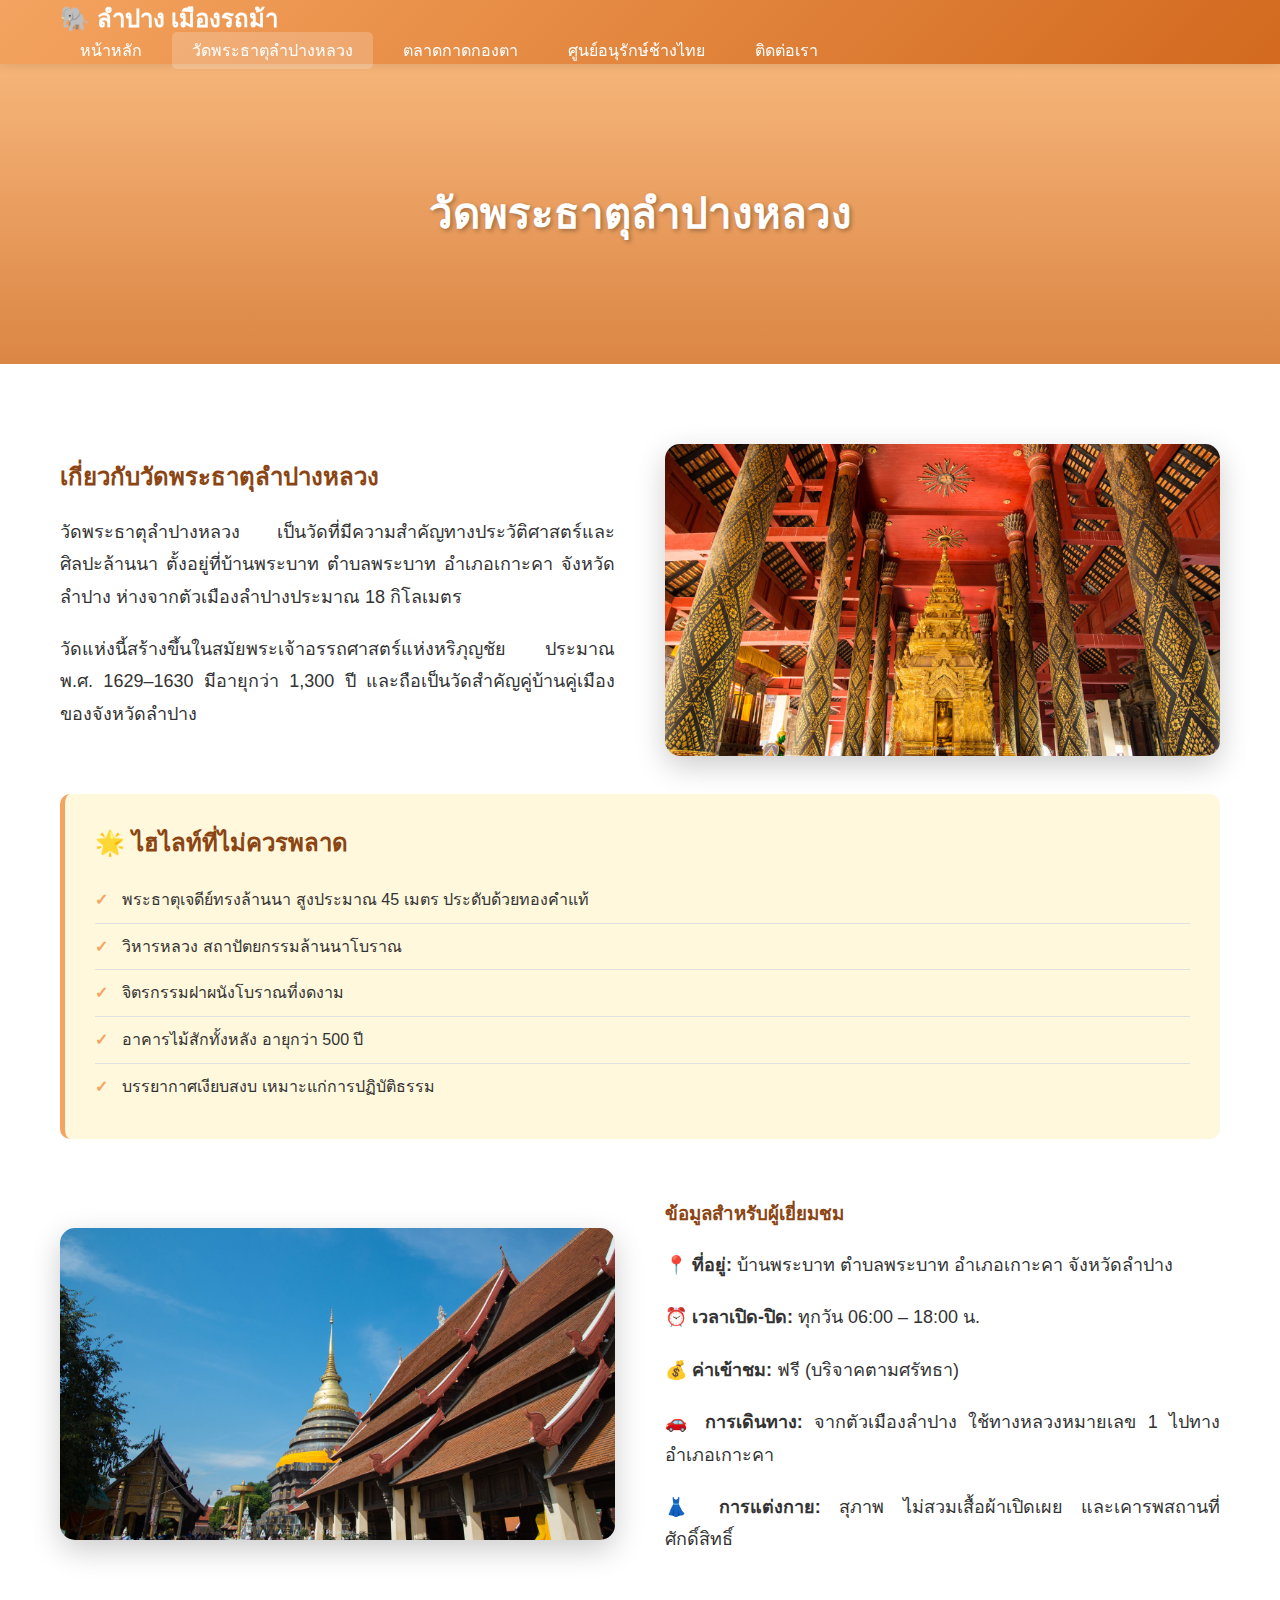
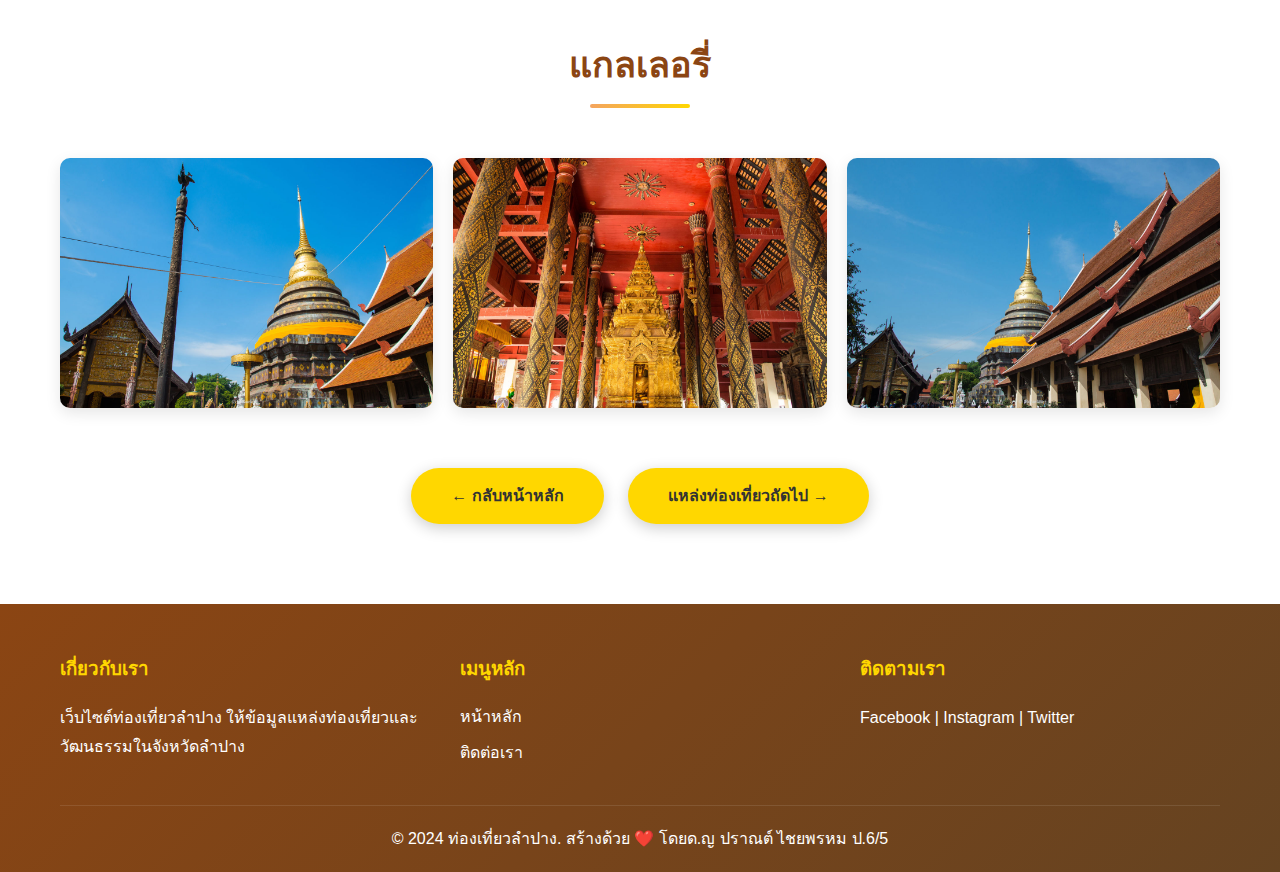
<file: wat-phra-that.html>
<!DOCTYPE html>
<html lang="th">
<head>
    <meta charset="UTF-8">
    <meta name="viewport" content="width=device-width, initial-scale=1.0">
    <title>วัดพระธาตุลำปางหลวง - ท่องเที่ยวลำปาง</title>
    <link rel="stylesheet" href="styles.css">
</head>
<body>

<!-- Header และ Navigation -->
<header>
    <div class="container">
        <div class="logo">
            <h1>🐘 ลำปาง เมืองรถม้า</h1>
        </div>
        <nav>
            <ul>
                <li><a href="index.html">หน้าหลัก</a></li>
                <li><a href="wat-phra-that.html" class="active">วัดพระธาตุลำปางหลวง</a></li>
                <li><a href="kad-kong-ta.html">ตลาดกาดกองตา</a></li>
                <li><a href="elephant-center.html">ศูนย์อนุรักษ์ช้างไทย</a></li>
                <li><a href="contact.html">ติดต่อเรา</a></li>
            </ul>
        </nav>
    </div>
</header>

<!-- Hero Section -->
<section class="detail-hero" style="background-image: linear-gradient(rgba(244,164,96,0.8), rgba(210,105,30,0.8)), url('https://images.unsplash.com/photo-1551882547-ff40c63fe5fa?w=1600&h=400&fit=crop');">
    <h2>วัดพระธาตุลำปางหลวง</h2>
</section>

<!-- Detail Content -->
<section class="detail-content">
    <div class="container">

        <div class="content-wrapper">
            <div class="content-text">
                <h2 style="color:#8B4513; margin-bottom:20px;">เกี่ยวกับวัดพระธาตุลำปางหลวง</h2>
                <p>
                    วัดพระธาตุลำปางหลวง เป็นวัดที่มีความสำคัญทางประวัติศาสตร์และศิลปะล้านนา
                    ตั้งอยู่ที่บ้านพระบาท ตำบลพระบาท อำเภอเกาะคา จังหวัดลำปาง
                    ห่างจากตัวเมืองลำปางประมาณ 18 กิโลเมตร
                </p>
                <p>
                    วัดแห่งนี้สร้างขึ้นในสมัยพระเจ้าอรรถศาสตร์แห่งหริภุญชัย
                    ประมาณ พ.ศ. 1629–1630 มีอายุกว่า 1,300 ปี
                    และถือเป็นวัดสำคัญคู่บ้านคู่เมืองของจังหวัดลำปาง
                </p>
            </div>
            <div class="content-image">
                <img src="images/Watphrathatlampangluang2.jpg" alt="วัดพระธาตุลำปางหลวง">
            </div>
        </div>

        <!-- ไฮไลท์ -->
        <div class="info-box">
            <h3>🌟 ไฮไลท์ที่ไม่ควรพลาด</h3>
            <ul>
                <li>พระธาตุเจดีย์ทรงล้านนา สูงประมาณ 45 เมตร ประดับด้วยทองคำแท้</li>
                <li>วิหารหลวง สถาปัตยกรรมล้านนาโบราณ</li>
                <li>จิตรกรรมฝาผนังโบราณที่งดงาม</li>
                <li>อาคารไม้สักทั้งหลัง อายุกว่า 500 ปี</li>
                <li>บรรยากาศเงียบสงบ เหมาะแก่การปฏิบัติธรรม</li>
            </ul>
        </div>

        <!-- ข้อมูลผู้เข้าชม -->
        <div class="content-wrapper" style="margin-top:60px;">
            <div class="content-image">
                <img src="images/Watphrathatlampangluang3.jpg" alt="พระธาตุเจดีย์">
            </div>
            <div class="content-text">
                <h3 style="color:#8B4513; margin-bottom:20px;">ข้อมูลสำหรับผู้เยี่ยมชม</h3>
                <p><strong>📍 ที่อยู่:</strong> บ้านพระบาท ตำบลพระบาท อำเภอเกาะคา จังหวัดลำปาง</p>
                <p><strong>⏰ เวลาเปิด-ปิด:</strong> ทุกวัน 06:00 – 18:00 น.</p>
                <p><strong>💰 ค่าเข้าชม:</strong> ฟรี (บริจาคตามศรัทธา)</p>
                <p><strong>🚗 การเดินทาง:</strong> จากตัวเมืองลำปาง ใช้ทางหลวงหมายเลข 1 ไปทางอำเภอเกาะคา</p>
                <p><strong>👗 การแต่งกาย:</strong> สุภาพ ไม่สวมเสื้อผ้าเปิดเผย และเคารพสถานที่ศักดิ์สิทธิ์</p>
            </div>
        </div>

        <!-- แกลเลอรี่ -->
        <div style="margin-top:60px;">
            <h2 class="section-title">แกลเลอรี่</h2>
            <div class="gallery">
                <img src="images/Watphrathatlampangluang.jpg" alt="วัดพระธาตุ 1">
                <img src="images/Watphrathatlampangluang2.jpg" alt="วัดพระธาตุ 2">
                <img src="images/Watphrathatlampangluang3.jpg" alt="วัดพระธาตุ 3">
            </div>
        </div>

        <!-- ปุ่ม -->
        <div style="margin-top:60px; text-align:center;">
            <a href="index.html" class="btn" style="margin-right:20px;">← กลับหน้าหลัก</a>
            <a href="kad-kong-ta.html" class="btn">แหล่งท่องเที่ยวถัดไป →</a>
        </div>

    </div>
</section>

<!-- Footer -->
<footer>
    <div class="container">
        <div class="footer-content">
            <div class="footer-section">
                <h3>เกี่ยวกับเรา</h3>
                <p>เว็บไซต์ท่องเที่ยวลำปาง ให้ข้อมูลแหล่งท่องเที่ยวและวัฒนธรรมในจังหวัดลำปาง</p>
            </div>
            <div class="footer-section">
                <h3>เมนูหลัก</h3>
                <ul>
                    <li><a href="index.html">หน้าหลัก</a></li>
                    <li><a href="contact.html">ติดต่อเรา</a></li>
                </ul>
            </div>
            <div class="footer-section">
                <h3>ติดตามเรา</h3>
                <p>Facebook | Instagram | Twitter</p>
            </div>
        </div>
        <div class="footer-bottom">
            <p>&copy; 2024 ท่องเที่ยวลำปาง. สร้างด้วย ❤️ โดยด.ญ ปราณต์ ไชยพรหม ป.6/5</p>
        </div>
    </div>
</footer>

</body>
</html>
</file>
<file: styles.css>
/* ========== ตั้ ตั้งค่ ค่าพื้ พื้นฐาน ========== */
* {
  margin: 0;
  padding: 0;
  box-sizing: border-box;
}

body {
  font-family: 'Segoe UI', Tahoma, Geneva, Verdana, sans-serif;
  line-height: 1.6;
  color: #333;
  background-color: #FFF8DC;
}

.container {
  max-width: 1200px;
  margin: 0 auto;
  padding: 0 20px;
}

/* ========== Header และ Navigation ========== */
header {
  background: linear-gradient(135deg, #F4A460 0%, #D2691E 100%);
  box-shadow: 0 2px 10px rgba(0, 0, 0, 0.1);
  position: sticky;
  top: 0;
  z-index: 1000;
}

header.container {
  display: flex;
  justify-content: space-between;
  align-items: center;
  padding: 15px 20px;
}

.logo h1 {
  color: white;
  font-size: 24px;
  font-weight: bold;
}

nav ul {
  display: flex;
  list-style: none;
  gap: 10px;
}

nav ul li a {
  color: white;
  text-decoration: none;
  padding: 10px 20px;
  border-radius: 5px;
  transition: all 0.3s ease;
  font-weight: 500;
}

nav ul li a:hover,
nav ul li a.active {
  background-color: rgba(255, 255, 255, 0.2);
  transform: translateY(-2px);
}

/* ========== Hero Section ========== */
.hero {
  background: linear-gradient(
      rgba(244, 164, 96, 0.8),
      rgba(210, 105, 30, 0.8)
    ),
    url('images/lampang2.jpg') center/cover;
  height: 500px;
  display: flex;
  align-items: center;
  justify-content: center;
  text-align: center;
  color: white;
}

.hero-content h2 {
  font-size: 48px;
  margin-bottom: 20px;
  text-shadow: 2px 2px 4px rgba(0, 0, 0, 0.3);
}

.hero-content p {
  font-size: 24px;
  margin-bottom: 30px;
  text-shadow: 1px 1px 2px rgba(0, 0, 0, 0.3);
}

.btn {
  display: inline-block;
  padding: 15px 40px;
  background-color: #FFD700;
  color: #333;
  text-decoration: none;
  border-radius: 50px;
  font-weight: bold;
  transition: all 0.3s ease;
  box-shadow: 0 4px 15px rgba(0, 0, 0, 0.2);
}

.btn:hover {
  background-color: #FFA500;
  transform: translateY(-3px);
  box-shadow: 0 6px 20px rgba(0, 0, 0, 0.3);
}

/* ========== Section Title ========== */
.section-title {
  text-align: center;
  font-size: 36px;
  color: #8B4513;
  margin-bottom: 50px;
  position: relative;
  padding-bottom: 15px;
}

.section-title::after {
  content: '';
  position: absolute;
  bottom: 0;
  left: 50%;
  transform: translateX(-50%);
  width: 100px;
  height: 4px;
  background: linear-gradient(90deg, #F4A460, #FFD700);
  border-radius: 2px;
}

/* ========== About Section ========== */
.about {
  padding: 80px 0;
  background-color: white;
}

.content-wrapper {
  display: flex;
  align-items: center;
  gap: 50px;
}

.content-text {
  flex: 1;
}

.content-text p {
  font-size: 18px;
  margin-bottom: 20px;
  text-align: justify;
  line-height: 1.8;
}

.content-image {
  flex: 1;
}

.content-image img {
  width: 100%;
  border-radius: 15px;
  box-shadow: 0 10px 30px rgba(0, 0, 0, 0.2);
  transition: transform 0.3s ease;
}

.content-image img:hover {
  transform: scale(1.05);
}

/* ========== Attractions Section ========== */
.attractions {
  padding: 80px 0;
}

.attraction-item {
  display: flex;
  align-items: center;
  gap: 50px;
  margin-bottom: 60px;
  background-color: white;
  padding: 40px;
  border-radius: 15px;
  box-shadow: 0 5px 20px rgba(0, 0, 0, 0.1);
  transition: transform 0.3s ease;
}

.attraction-item:hover {
  transform: translateY(-5px);
  box-shadow: 0 10px 30px rgba(0, 0, 0, 0.15);
}

.attraction-item.reverse {
  flex-direction: row-reverse;
}

.attraction-image {
  flex: 1;
}

.attraction-image img {
  width: 100%;
  border-radius: 10px;
  box-shadow: 0 5px 15px rgba(0, 0, 0, 0.1);
}

.attraction-content {
  flex: 1;
}

.attraction-content h3 {
  font-size: 28px;
  color: #8B4513;
  margin-bottom: 20px;
}

.attraction-content p {
  font-size: 16px;
  line-height: 1.8;
  margin-bottom: 20px;
  text-align: justify;
}

.btn-link {
  display: inline-block;
  color: #F4A460;
  text-decoration: none;
  font-weight: bold;
  font-size: 18px;
  transition: all 0.3s ease;
}

.btn-link:hover {
  color: #D2691E;
  transform: translateX(5px);
}

/* ========== Detail Page Styles ========== */
.detail-hero {
  background: linear-gradient(
      rgba(244, 164, 96, 0.8),
      rgba(210, 105, 30, 0.8)
    ),
    url('https://images.unsplash.com/photo-1551882547-ff40c63fe5fa?w=1600&h=400&fit=crop') center/cover;
  height: 300px;
  display: flex;
  align-items: center;
  justify-content: center;
  text-align: center;
  color: white;
}

.detail-hero h2 {
  font-size: 42px;
  text-shadow: 2px 2px 4px rgba(0, 0, 0, 0.3);
}

.detail-content {
  padding: 80px 0;
  background-color: white;
}

.info-box {
  background-color: #FFF8DC;
  padding: 30px;
  border-radius: 10px;
  border-left: 5px solid #F4A460;
  margin: 30px 0;
}

.info-box h3 {
  color: #8B4513;
  margin-bottom: 15px;
  font-size: 24px;
}

.info-box ul {
  list-style: none;
  padding-left: 0;
}

.info-box ul li {
  padding: 10px 0;
  border-bottom: 1px solid #e0e0e0;
  font-size: 16px;
}

.info-box ul li:last-child {
  border-bottom: none;
}

.info-box ul li::before {
  content: "✓ ";
  color: #F4A460;
  font-weight: bold;
  margin-right: 10px;
}

.gallery {
  display: grid;
  grid-template-columns: repeat(auto-fit, minmax(300px, 1fr));
  gap: 20px;
  margin-top: 40px;
}

.gallery img {
  width: 100%;
  height: 250px;
  object-fit: cover;
  border-radius: 10px;
  box-shadow: 0 5px 15px rgba(0, 0, 0, 0.1);
  transition: transform 0.3s ease;
}

.gallery img:hover {
  transform: scale(1.05);
}

/* ========== Contact Form ========== */
.contact-section {
  padding: 80px 0;
}

.contact-container {
  display: flex;
  gap: 50px;
}

.contact-info {
  flex: 1;
  background-color: white;
  padding: 40px;
  border-radius: 15px;
  box-shadow: 0 5px 20px rgba(0, 0, 0, 0.1);
}

.contact-info h3 {
  color: #8B4513;
  margin-bottom: 20px;
  font-size: 24px
}

.contact-info p {
  margin-bottom: 15px;
  font-size: 16px;
  line-height: 1.8;
}

.contact-form {
  flex: 1;
  background-color: white;
  padding: 40px;
  border-radius: 15px;
  box-shadow: 0 5px 20px rgba(0, 0, 0, 0.1);
}

.form-group {
  margin-bottom: 25px;
}

.form-group label {
  display: block;
  margin-bottom: 8px;
  color: #8B4513;
  font-weight: bold;
}

.form-group input,
.form-group textarea {
  width: 100%;
  padding: 12px;
  border: 2px solid #e0e0e0;
  border-radius: 5px;
  font-size: 16px;
  transition: border-color 0.3s ease;
}

.form-group input:focus,
.form-group textarea:focus {
  outline: none;
  border-color: #F4A460;
}

.form-group textarea {
  resize: vertical;
  min-height: 150px;
}

.submit-btn {
  width: 100%;
  padding: 15px;
  background: linear-gradient(135deg, #F4A460 0%, #D2691E 100%);
  color: white;
  border: none;
  border-radius: 5px;
  font-size: 18px;
  font-weight: bold;
  cursor: pointer;
  transition: all 0.3s ease;
}

.submit-btn:hover {
  transform: translateY(-2px);
  box-shadow: 0 5px 15px rgba(0, 0, 0, 0.2);
}

/* ========== Footer ========== */
footer {
  background: linear-gradient(135deg, #8B4513 0%, #654321 100%);
  color: white;
  padding: 50px 0 20px;
}

.footer-content {
  display: grid;
  grid-template-columns: repeat(auto-fit, minmax(250px, 1fr));
  gap: 40px;
  margin-bottom: 30px;
}

.footer-section h3 {
  margin-bottom: 20px;
  color: #FFD700;
}

.footer-section p {
  line-height: 1.8;
}

.footer-section ul {
  list-style: none;
}

.footer-section ul li {
  margin-bottom: 10px;
}

.footer-section ul li a {
  color: white;
  text-decoration: none;
  transition: color 0.3s ease;
}

.footer-section ul li a:hover {
  color: #FFD700;
}

.footer-bottom {
  text-align: center;
  padding-top: 20px;
  border-top: 1px solid rgba(255, 255, 255, 0.1);
}

/* ========== Responsive Design ========== */
@media (max-width: 768px) {
  header.container {
    flex-direction: column;
    gap: 15px;
  }

  nav ul {
    flex-wrap: wrap;
    justify-content: center;
  }

  .hero-content h2 {
    font-size: 32px;
  }

  .hero-content p {
    font-size: 18px;
  }

  .content-wrapper,
  .attraction-item,
  .attraction-item.reverse,
  .contact-container {
    flex-direction: column;
  }

  .section-title {
    font-size: 28px;
  }

  .gallery {
    grid-template-columns: 1fr;
  }
}
</file>
